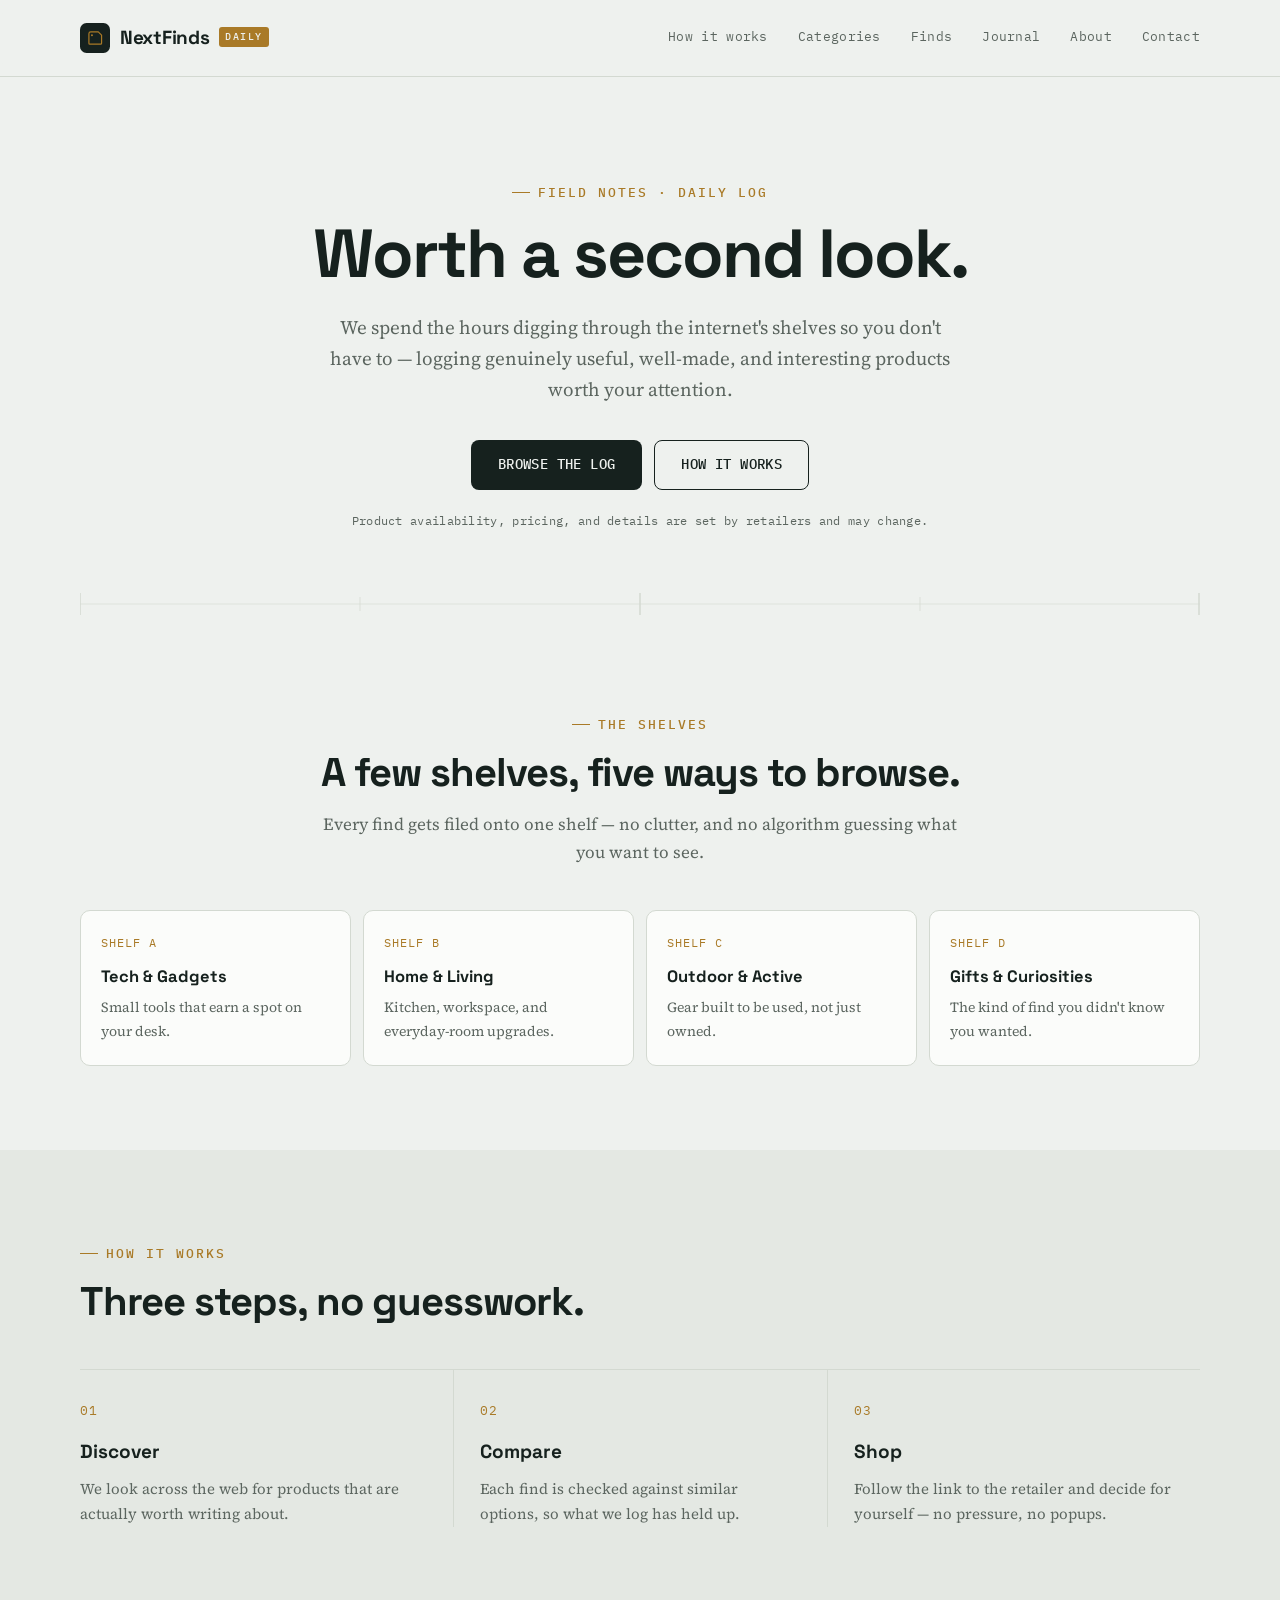
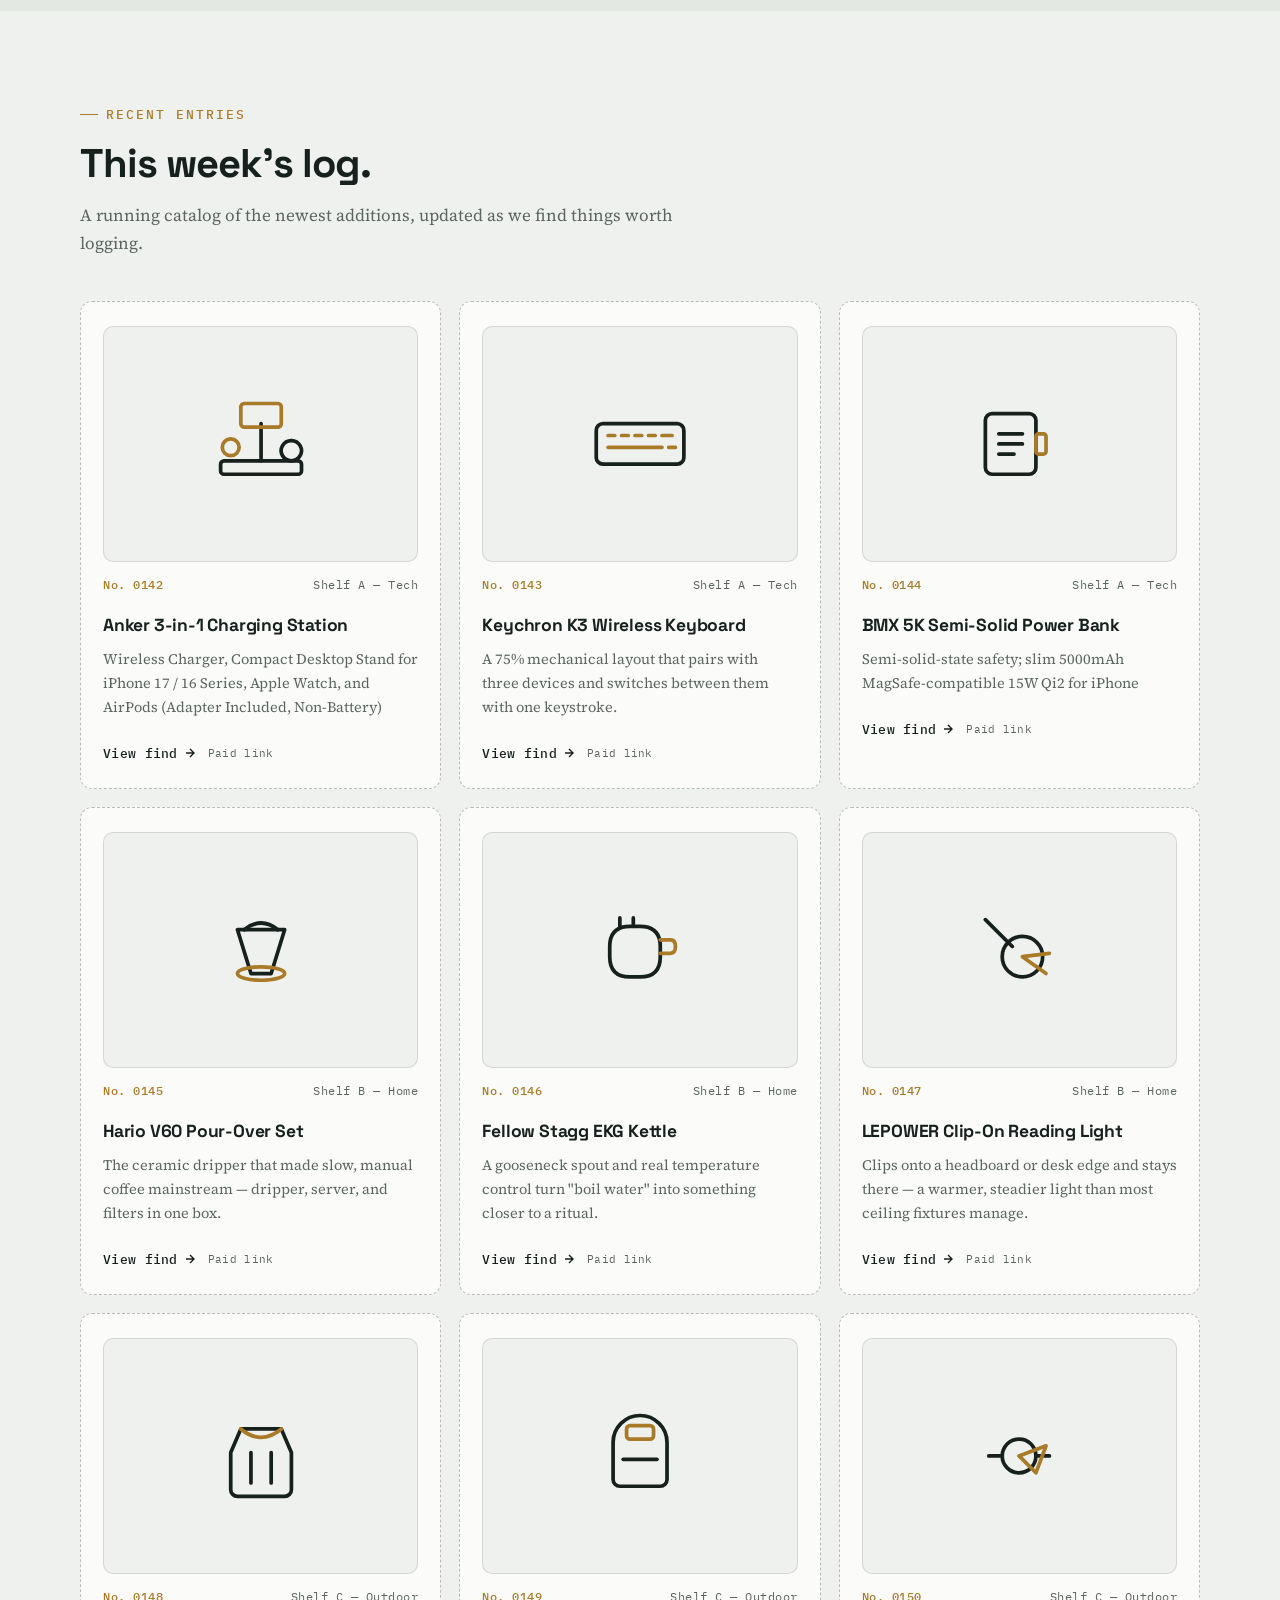
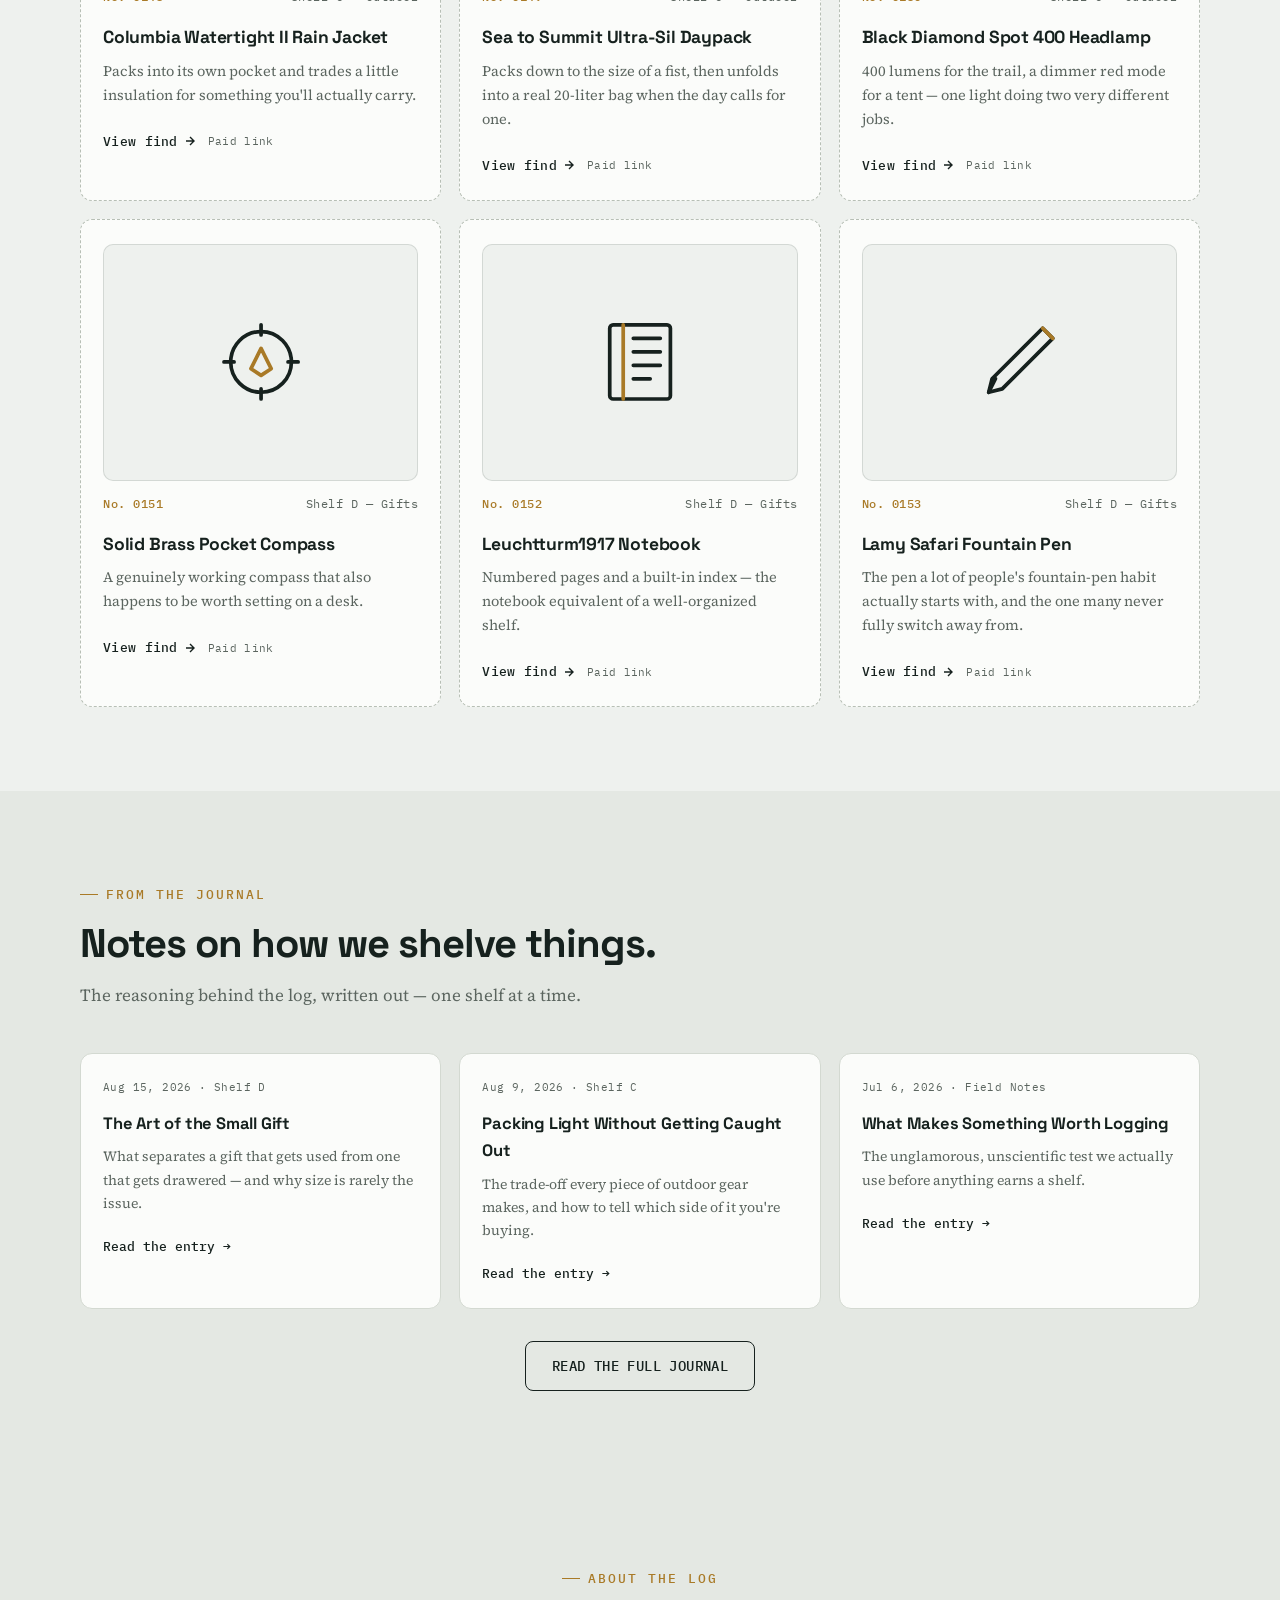
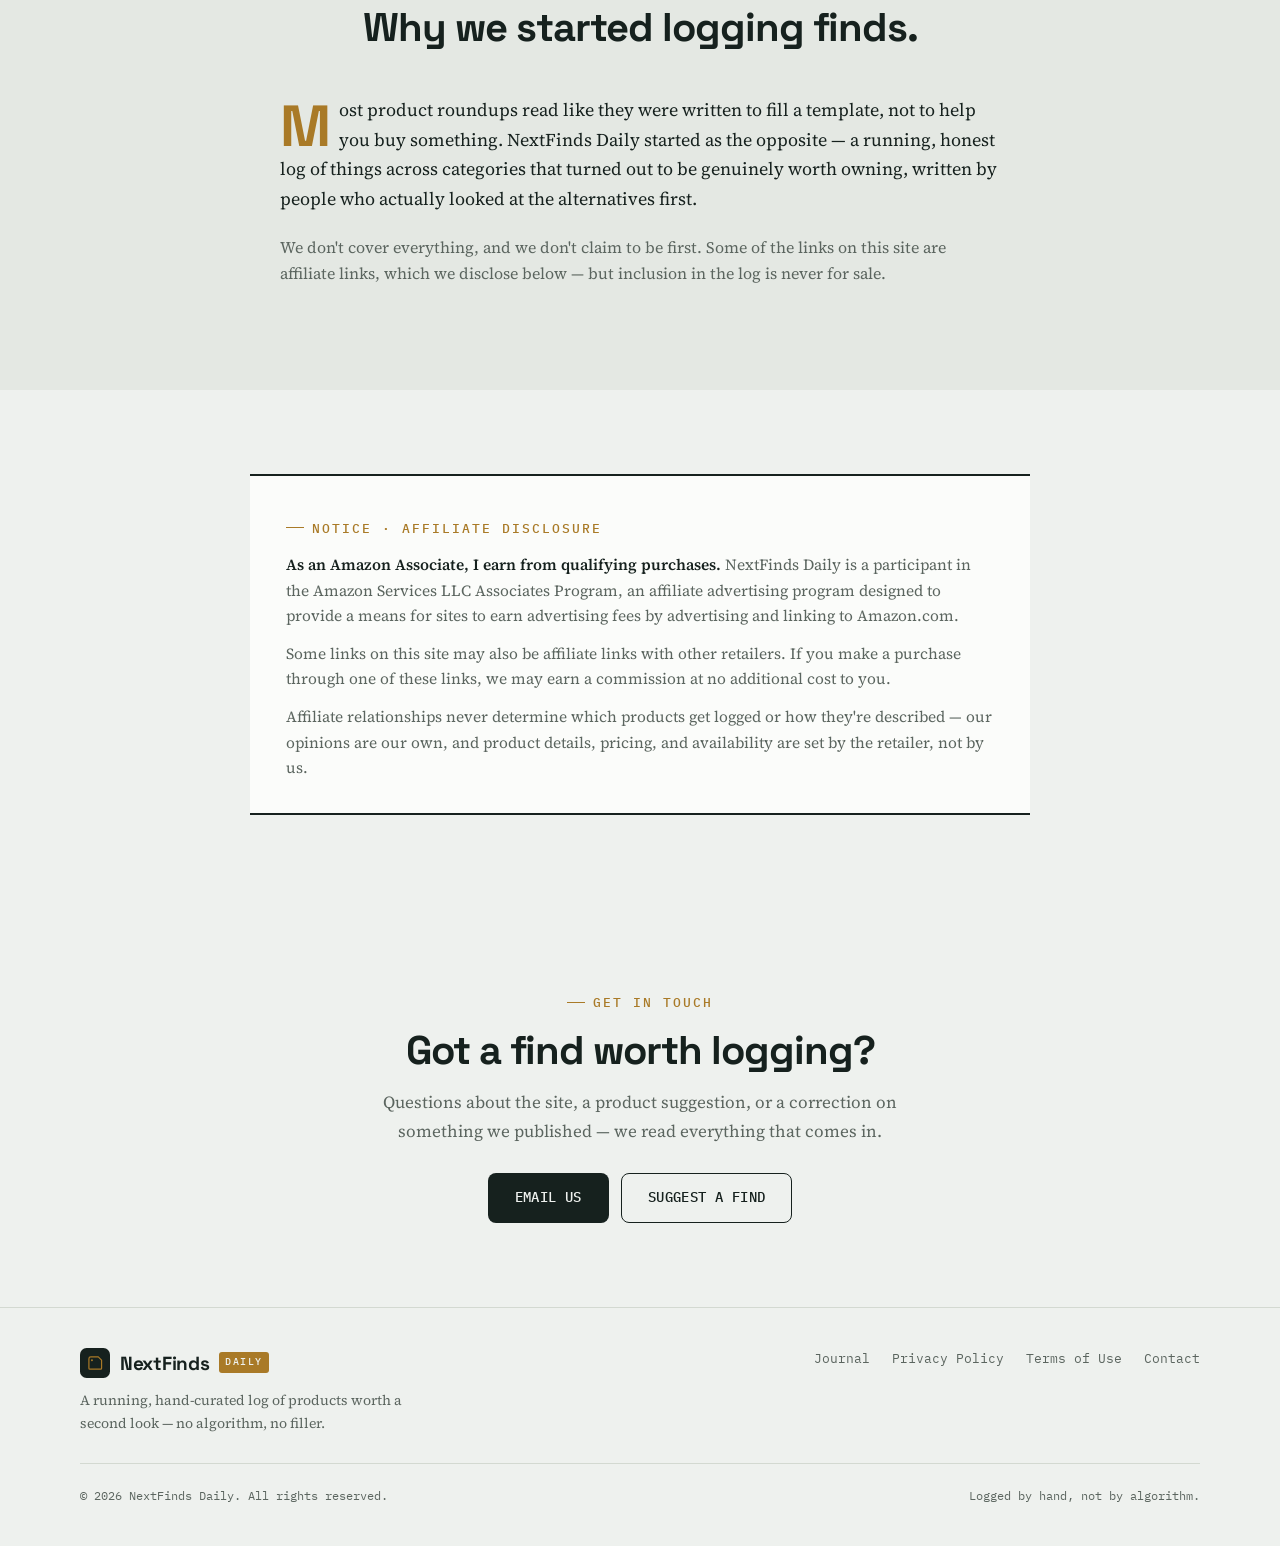
<file: index.html>
<!DOCTYPE html>
<html lang="en" class="no-js">
<head>
    <meta charset="UTF-8">
    <meta name="viewport" content="width=device-width, initial-scale=1.0">

    <title>NextFinds Daily — A Daily Log of Things Worth Finding</title>

    <meta
        name="description"
        content="NextFinds Daily is a hand-curated log of genuinely useful, well-made products across tech, home, outdoor, and everyday categories — no algorithm, just things worth a second look."
    >
    <meta name="robots" content="index, follow">
    <link rel="canonical" href="https://muhamedryad.github.io/nextfinds/">

    <!-- CHANGE SOCIAL PREVIEW DETAILS HERE (and swap in a real og:image once you have one) -->
    <meta property="og:type" content="website">
    <meta property="og:site_name" content="NextFinds Daily">
    <meta property="og:title" content="NextFinds Daily — A Daily Log of Things Worth Finding">
    <meta property="og:description" content="A hand-curated log of genuinely useful, well-made products worth a second look.">
    <meta property="og:url" content="https://muhamedryad.github.io/nextfinds/">
    <meta name="twitter:card" content="summary">
    <meta name="twitter:title" content="NextFinds Daily">
    <meta name="twitter:description" content="A hand-curated log of genuinely useful, well-made products worth a second look.">

    <link rel="icon" type="image/svg+xml" href="favicon.svg">
    <meta name="theme-color" content="#eef1ee">

    <link rel="preconnect" href="https://fonts.googleapis.com">
    <link rel="preconnect" href="https://fonts.gstatic.com" crossorigin>
    <link href="https://fonts.googleapis.com/css2?family=Space+Grotesk:wght@500;700&family=Source+Serif+4:ital,opsz,wght@0,8..60,400;0,8..60,600;1,8..60,500&family=IBM+Plex+Mono:wght@500;600&display=swap" rel="stylesheet">

    <link rel="stylesheet" href="styles.css">

    <style>
        /*
          Placeholder product-icon styling.
          These are NOT real Amazon product photos — hotlinking or scraping
          those would violate Amazon's Associates terms. Swap the <img> or
          <svg class="specimen-icon"> block inside each .specimen-image with
          a real photo once you pull it via SiteStripe or the Product
          Advertising API (see notes at the bottom of this file).
        */
        .specimen-image {
            width: 100%;
            aspect-ratio: 4 / 3;
            border-radius: 10px;
            background: #eef1ee;
            border: 1px solid rgba(22, 33, 30, 0.12);
            display: flex;
            align-items: center;
            justify-content: center;
            margin-bottom: 14px;
            overflow: hidden;
        }
        .specimen-icon {
            width: 46%;
            height: 46%;
        }
        .specimen-icon .icon-line {
            fill: none;
            stroke: #16211e;
            stroke-width: 2.2;
            stroke-linecap: round;
            stroke-linejoin: round;
        }
        .specimen-icon .icon-accent {
            fill: none;
            stroke: #a97a27;
            stroke-width: 2.2;
            stroke-linecap: round;
            stroke-linejoin: round;
        }
    </style>
</head>

<body>

    <a href="#main" class="skip-link">Skip to content</a>

    <!-- =========================
         Header
    ========================== -->

    <header>
        <div class="container navbar">

            <a href="./" class="logo">
                <svg class="logo-mark" viewBox="0 0 64 64" aria-hidden="true">
                    <rect width="64" height="64" rx="14" fill="#16211e"/>
                    <path d="M19 43 V23 Q19 19 23 19 H39 L46 26 V43 Q46 45 44 45 H21 Q19 45 19 43 Z"
                          fill="none" stroke="#a97a27" stroke-width="2.6" stroke-linejoin="round"/>
                    <circle cx="25.5" cy="26" r="2.1" fill="#a97a27"/>
                </svg>
                NextFinds
                <span class="logo-tag">Daily</span>
            </a>

            <nav class="nav-links" aria-label="Primary">
                <a href="#how">How it works</a>
                <a href="#categories">Categories</a>
                <a href="#finds">Finds</a>
                <a href="journal.html">Journal</a>
                <a href="#about">About</a>
                <a href="#contact">Contact</a>
            </nav>

        </div>
    </header>


    <main id="main">

        <!-- =========================
             Hero
        ========================== -->

        <section class="hero">
            <div class="container">

                <div class="hero-content">

                    <div class="eyebrow">Field Notes · Daily Log</div>

                    <h1>Worth a second look.</h1>

                    <p class="lede">
                        We spend the hours digging through the internet's shelves
                        so you don't have to — logging genuinely useful, well-made,
                        and interesting products worth your attention.
                    </p>

                    <div class="hero-actions">
                        <a href="#finds" class="btn btn-primary">Browse the log</a>
                        <a href="#how" class="btn btn-secondary">How it works</a>
                    </div>

                    <div class="hero-note">
                        Product availability, pricing, and details are set by retailers and may change.
                    </div>

                </div>

            </div>
        </section>

        <div class="container">
            <svg class="ruler" viewBox="0 0 1120 34" preserveAspectRatio="none" aria-hidden="true">
                <line x1="0" y1="17" x2="1120" y2="17" stroke="currentColor" stroke-width="1" class="tick-minor"/>
                <g class="tick-major">
                    <line x1="0" y1="6" x2="0" y2="28" stroke-width="1.5"/>
                    <line x1="280" y1="10" x2="280" y2="24" stroke-width="1.2" class="tick-minor"/>
                    <line x1="560" y1="6" x2="560" y2="28" stroke-width="1.5"/>
                    <line x1="840" y1="10" x2="840" y2="24" stroke-width="1.2" class="tick-minor"/>
                    <line x1="1119" y1="6" x2="1119" y2="28" stroke-width="1.5"/>
                </g>
            </svg>
        </div>


        <!-- =========================
             Categories / Shelves
        ========================== -->

        <section id="categories">
            <div class="container">

                <div class="section-header center reveal">
                    <div class="eyebrow">The Shelves</div>
                    <h2 class="section-title">A few shelves, five ways to browse.</h2>
                    <p class="section-description">
                        Every find gets filed onto one shelf — no clutter, and no
                        algorithm guessing what you want to see.
                    </p>
                </div>

                <div class="shelf-row reveal">

                    <!-- SAMPLE SHELVES — rename or add/remove to match what you actually cover -->
                    <a href="#finds" class="shelf-tab">
                        <span class="shelf-letter">SHELF A</span>
                        <h3>Tech &amp; Gadgets</h3>
                        <p>Small tools that earn a spot on your desk.</p>
                    </a>

                    <a href="#finds" class="shelf-tab">
                        <span class="shelf-letter">SHELF B</span>
                        <h3>Home &amp; Living</h3>
                        <p>Kitchen, workspace, and everyday-room upgrades.</p>
                    </a>

                    <a href="#finds" class="shelf-tab">
                        <span class="shelf-letter">SHELF C</span>
                        <h3>Outdoor &amp; Active</h3>
                        <p>Gear built to be used, not just owned.</p>
                    </a>

                    <a href="#finds" class="shelf-tab">
                        <span class="shelf-letter">SHELF D</span>
                        <h3>Gifts &amp; Curiosities</h3>
                        <p>The kind of find you didn't know you wanted.</p>
                    </a>

                </div>

            </div>
        </section>


        <!-- =========================
             How it works
        ========================== -->

        <section id="how" class="section-alt">
            <div class="container">

                <div class="section-header reveal">
                    <div class="eyebrow">How It Works</div>
                    <h2 class="section-title">Three steps, no guesswork.</h2>
                </div>

                <div class="steps reveal">

                    <div class="step">
                        <div class="step-index">01</div>
                        <h3>Discover</h3>
                        <p>We look across the web for products that are actually worth writing about.</p>
                    </div>

                    <div class="step">
                        <div class="step-index">02</div>
                        <h3>Compare</h3>
                        <p>Each find is checked against similar options, so what we log has held up.</p>
                    </div>

                    <div class="step">
                        <div class="step-index">03</div>
                        <h3>Shop</h3>
                        <p>Follow the link to the retailer and decide for yourself — no pressure, no popups.</p>
                    </div>

                </div>

            </div>
        </section>


        <!-- =========================
             Featured finds (specimen cards)
        ========================== -->

        <section id="finds">
            <div class="container">

                <div class="section-header reveal">
                    <div class="eyebrow">Recent Entries</div>
                    <h2 class="section-title">This week's log.</h2>
                    <p class="section-description">
                        A running catalog of the newest additions, updated as we find
                        things worth logging.
                    </p>
                </div>

                <!--
                    Real products with real Amazon URLs (verified via search).
                    These links do NOT yet carry an Amazon Associates tracking
                    tag — once your application is approved, append
                    "?tag=YOUR-ASSOCIATE-ID-20" to each href (or add it as a
                    second query param if the URL already has one) so clicks
                    are attributed to your account. Until then these are
                    plain, working Amazon links — not affiliate links yet.

                    IMAGES: each card below has a .specimen-image block with a
                    stylized placeholder icon (not a real product photo — see
                    the style block in <head> for why). Swap it for a real
                    photo via SiteStripe or the Product Advertising API once
                    you're approved.
                -->

                <div class="finds-grid reveal">

                    <article class="specimen">
                        <div class="specimen-image">
                            <svg class="specimen-icon" viewBox="0 0 64 64" aria-hidden="true">
                                <rect class="icon-line" x="8" y="42" width="48" height="8" rx="2"/>
                                <path class="icon-line" d="M32 42 V20"/>
                                <rect class="icon-accent" x="20" y="8" width="24" height="14" rx="2"/>
                                <circle class="icon-accent" cx="14" cy="34" r="5"/>
                                <path class="icon-line" d="M50 30 a6 6 0 1 1 -0.1 0"/>
                            </svg>
                        </div>
                        <div class="specimen-meta">
                            <span class="specimen-no">No. 0142</span>
                            <span>Shelf A — Tech</span>
                        </div>
                        <h3>Anker 3-in-1 Charging Station</h3>
                        <p>Wireless Charger, Compact Desktop Stand for iPhone 17 / 16 Series, Apple Watch, and AirPods (Adapter Included, Non-Battery)</p>
                        <a href="https://www.amazon.com/dp/B09TT8GZK9" class="specimen-link" target="_blank" rel="nofollow sponsored noopener">
                            View find
                            <svg viewBox="0 0 12 12" fill="none"><path d="M2 6h8M6 2l4 4-4 4" stroke="currentColor" stroke-width="1.4"/></svg>
                        </a>
                        <span class="paid-tag">Paid link</span>
                    </article>

                    <article class="specimen">
                        <div class="specimen-image">
                            <svg class="specimen-icon" viewBox="0 0 64 64" aria-hidden="true">
                                <rect class="icon-line" x="6" y="20" width="52" height="24" rx="4"/>
                                <path class="icon-accent" d="M13 27h4M21 27h4M29 27h4M37 27h4M45 27h6M13 34h32M49 34h4"/>
                            </svg>
                        </div>
                        <div class="specimen-meta">
                            <span class="specimen-no">No. 0143</span>
                            <span>Shelf A — Tech</span>
                        </div>
                        <h3>Keychron K3 Wireless Keyboard</h3>
                        <p>A 75% mechanical layout that pairs with three devices and switches between them with one keystroke.</p>
                        <a href="https://www.amazon.com/Keychron-Ultra-Slim-Wireless-Mechanical-Keyboard/dp/B08LYL2N4S" class="specimen-link" target="_blank" rel="nofollow sponsored noopener">
                            View find
                            <svg viewBox="0 0 12 12" fill="none"><path d="M2 6h8M6 2l4 4-4 4" stroke="currentColor" stroke-width="1.4"/></svg>
                        </a>
                        <span class="paid-tag">Paid link</span>
                    </article>

                    <article class="specimen">
                        <div class="specimen-image">
                            <svg class="specimen-icon" viewBox="0 0 64 64" aria-hidden="true">
                                <rect class="icon-line" x="12" y="14" width="30" height="36" rx="4"/>
                                <rect class="icon-accent" x="42" y="26" width="6" height="12" rx="1.5"/>
                                <path class="icon-line" d="M20 26h14M20 32h14M20 38h9"/>
                            </svg>
                        </div>
                        <div class="specimen-meta">
                            <span class="specimen-no">No. 0144</span>
                            <span>Shelf A — Tech</span>
                        </div>
                        <h3>BMX 5K Semi-Solid Power Bank</h3>
                        <p>Semi-solid-state safety; slim 5000mAh MagSafe-compatible 15W Qi2 for iPhone</p>
                        <a href="https://www.amazon.com/dp/B0GN3KY9JJ/?th=1" class="specimen-link" target="_blank" rel="nofollow sponsored noopener">
                            View find
                            <svg viewBox="0 0 12 12" fill="none"><path d="M2 6h8M6 2l4 4-4 4" stroke="currentColor" stroke-width="1.4"/></svg>
                        </a>
                        <span class="paid-tag">Paid link</span>
                    </article>

                    <article class="specimen">
                        <div class="specimen-image">
                            <svg class="specimen-icon" viewBox="0 0 64 64" aria-hidden="true">
                                <path class="icon-line" d="M18 20 H46 L38 46 H26 Z"/>
                                <ellipse class="icon-accent" cx="32" cy="46" rx="14" ry="4"/>
                                <path class="icon-line" d="M22 20 q10 -8 20 0"/>
                            </svg>
                        </div>
                        <div class="specimen-meta">
                            <span class="specimen-no">No. 0145</span>
                            <span>Shelf B — Home</span>
                        </div>
                        <h3>Hario V60 Pour-Over Set</h3>
                        <p>The ceramic dripper that made slow, manual coffee mainstream — dripper, server, and filters in one box.</p>
                        <a href="https://www.amazon.com/Hario-V60-Ceramic-Dripper-Filters/dp/B01L6OCXAS" class="specimen-link" target="_blank" rel="nofollow sponsored noopener">
                            View find
                            <svg viewBox="0 0 12 12" fill="none"><path d="M2 6h8M6 2l4 4-4 4" stroke="currentColor" stroke-width="1.4"/></svg>
                        </a>
                        <span class="paid-tag">Paid link</span>
                    </article>

                    <article class="specimen">
                        <div class="specimen-image">
                            <svg class="specimen-icon" viewBox="0 0 64 64" aria-hidden="true">
                                <path class="icon-line" d="M14 30 q0 -12 12 -12 h6 q12 0 12 12 v6 q0 12 -12 12 h-6 q-12 0 -12 -12 Z"/>
                                <path class="icon-accent" d="M44 26 h6 q3 0 3 4 t-3 4 h-6"/>
                                <path class="icon-line" d="M20 18 v-5 M28 18 v-5"/>
                            </svg>
                        </div>
                        <div class="specimen-meta">
                            <span class="specimen-no">No. 0146</span>
                            <span>Shelf B — Home</span>
                        </div>
                        <h3>Fellow Stagg EKG Kettle</h3>
                        <p>A gooseneck spout and real temperature control turn "boil water" into something closer to a ritual.</p>
                        <a href="https://www.amazon.com/Fellow-Stagg-Electric-Gooseneck-Kettle/dp/B077JBQZPX" class="specimen-link" target="_blank" rel="nofollow sponsored noopener">
                            View find
                            <svg viewBox="0 0 12 12" fill="none"><path d="M2 6h8M6 2l4 4-4 4" stroke="currentColor" stroke-width="1.4"/></svg>
                        </a>
                        <span class="paid-tag">Paid link</span>
                    </article>

                    <article class="specimen">
                        <div class="specimen-image">
                            <svg class="specimen-icon" viewBox="0 0 64 64" aria-hidden="true">
                                <path class="icon-line" d="M12 14 L28 30"/>
                                <circle class="icon-line" cx="34" cy="36" r="12"/>
                                <path class="icon-accent" d="M34 36 l14 10 M34 36 l16 -2"/>
                            </svg>
                        </div>
                        <div class="specimen-meta">
                            <span class="specimen-no">No. 0147</span>
                            <span>Shelf B — Home</span>
                        </div>
                        <h3>LEPOWER Clip-On Reading Light</h3>
                        <p>Clips onto a headboard or desk edge and stays there — a warmer, steadier light than most ceiling fixtures manage.</p>
                        <a href="https://www.amazon.com/LEPOWER-Reading-Changeable-Headboard-Computers/dp/B016U6ZJGM" class="specimen-link" target="_blank" rel="nofollow sponsored noopener">
                            View find
                            <svg viewBox="0 0 12 12" fill="none"><path d="M2 6h8M6 2l4 4-4 4" stroke="currentColor" stroke-width="1.4"/></svg>
                        </a>
                        <span class="paid-tag">Paid link</span>
                    </article>

                    <article class="specimen">
                        <div class="specimen-image">
                            <svg class="specimen-icon" viewBox="0 0 64 64" aria-hidden="true">
                                <path class="icon-line" d="M20 16 h24 l6 14 v22 a4 4 0 0 1 -4 4 h-28 a4 4 0 0 1 -4 -4 v-22 Z"/>
                                <path class="icon-accent" d="M20 16 q12 10 24 0"/>
                                <path class="icon-line" d="M26 30 v18 M38 30 v18"/>
                            </svg>
                        </div>
                        <div class="specimen-meta">
                            <span class="specimen-no">No. 0148</span>
                            <span>Shelf C — Outdoor</span>
                        </div>
                        <h3>Columbia Watertight II Rain Jacket</h3>
                        <p>Packs into its own pocket and trades a little insulation for something you'll actually carry.</p>
                        <a href="https://www.amazon.com/Columbia-Mens-Watertight-Packable-Jacket/dp/B016P7JZEI" class="specimen-link" target="_blank" rel="nofollow sponsored noopener">
                            View find
                            <svg viewBox="0 0 12 12" fill="none"><path d="M2 6h8M6 2l4 4-4 4" stroke="currentColor" stroke-width="1.4"/></svg>
                        </a>
                        <span class="paid-tag">Paid link</span>
                    </article>

                    <article class="specimen">
                        <div class="specimen-image">
                            <svg class="specimen-icon" viewBox="0 0 64 64" aria-hidden="true">
                                <path class="icon-line" d="M16 24 a16 16 0 0 1 32 0 v22 a4 4 0 0 1 -4 4 h-24 a4 4 0 0 1 -4 -4 Z"/>
                                <rect class="icon-accent" x="24" y="14" width="16" height="8" rx="2"/>
                                <path class="icon-line" d="M22 34 h20"/>
                            </svg>
                        </div>
                        <div class="specimen-meta">
                            <span class="specimen-no">No. 0149</span>
                            <span>Shelf C — Outdoor</span>
                        </div>
                        <h3>Sea to Summit Ultra-Sil Daypack</h3>
                        <p>Packs down to the size of a fist, then unfolds into a real 20-liter bag when the day calls for one.</p>
                        <a href="https://www.amazon.com/Sea-Summit-Ultra-Sil-Pack-20-Liter/dp/B006CG2TZU" class="specimen-link" target="_blank" rel="nofollow sponsored noopener">
                            View find
                            <svg viewBox="0 0 12 12" fill="none"><path d="M2 6h8M6 2l4 4-4 4" stroke="currentColor" stroke-width="1.4"/></svg>
                        </a>
                        <span class="paid-tag">Paid link</span>
                    </article>

                    <article class="specimen">
                        <div class="specimen-image">
                            <svg class="specimen-icon" viewBox="0 0 64 64" aria-hidden="true">
                                <circle class="icon-line" cx="32" cy="32" r="10"/>
                                <path class="icon-line" d="M14 32 h8 M42 32 h8"/>
                                <path class="icon-accent" d="M32 32 l16 -6 -6 16 Z"/>
                            </svg>
                        </div>
                        <div class="specimen-meta">
                            <span class="specimen-no">No. 0150</span>
                            <span>Shelf C — Outdoor</span>
                        </div>
                        <h3>Black Diamond Spot 400 Headlamp</h3>
                        <p>400 lumens for the trail, a dimmer red mode for a tent — one light doing two very different jobs.</p>
                        <a href="https://www.amazon.com/Black-Diamond-Equipment-Headlamp-Graphite/dp/B09NQK2581" class="specimen-link" target="_blank" rel="nofollow sponsored noopener">
                            View find
                            <svg viewBox="0 0 12 12" fill="none"><path d="M2 6h8M6 2l4 4-4 4" stroke="currentColor" stroke-width="1.4"/></svg>
                        </a>
                        <span class="paid-tag">Paid link</span>
                    </article>

                    <article class="specimen">
                        <div class="specimen-image">
                            <svg class="specimen-icon" viewBox="0 0 64 64" aria-hidden="true">
                                <circle class="icon-line" cx="32" cy="32" r="18"/>
                                <path class="icon-accent" d="M32 24 l6 12 -6 4 -6 -4 Z"/>
                                <path class="icon-line" d="M32 10 v6 M32 48 v6 M10 32 h6 M48 32 h6"/>
                            </svg>
                        </div>
                        <div class="specimen-meta">
                            <span class="specimen-no">No. 0151</span>
                            <span>Shelf D — Gifts</span>
                        </div>
                        <h3>Solid Brass Pocket Compass</h3>
                        <p>A genuinely working compass that also happens to be worth setting on a desk.</p>
                        <a href="https://www.amazon.com/Vimal-Nautical-Military-Compass-Materials/dp/B08YZ4N4FM" class="specimen-link" target="_blank" rel="nofollow sponsored noopener">
                            View find
                            <svg viewBox="0 0 12 12" fill="none"><path d="M2 6h8M6 2l4 4-4 4" stroke="currentColor" stroke-width="1.4"/></svg>
                        </a>
                        <span class="paid-tag">Paid link</span>
                    </article>

                    <article class="specimen">
                        <div class="specimen-image">
                            <svg class="specimen-icon" viewBox="0 0 64 64" aria-hidden="true">
                                <rect class="icon-line" x="14" y="10" width="36" height="44" rx="2"/>
                                <path class="icon-accent" d="M22 10 v44"/>
                                <path class="icon-line" d="M28 18 h16 M28 26 h16 M28 34 h16 M28 42 h10"/>
                            </svg>
                        </div>
                        <div class="specimen-meta">
                            <span class="specimen-no">No. 0152</span>
                            <span>Shelf D — Gifts</span>
                        </div>
                        <h3>Leuchtturm1917 Notebook</h3>
                        <p>Numbered pages and a built-in index — the notebook equivalent of a well-organized shelf.</p>
                        <a href="https://www.amazon.com/Leuchtturm1917-Medium-Dotted-Hardcover-Notebook/dp/B002TSIMW4" class="specimen-link" target="_blank" rel="nofollow sponsored noopener">
                            View find
                            <svg viewBox="0 0 12 12" fill="none"><path d="M2 6h8M6 2l4 4-4 4" stroke="currentColor" stroke-width="1.4"/></svg>
                        </a>
                        <span class="paid-tag">Paid link</span>
                    </article>

                    <article class="specimen">
                        <div class="specimen-image">
                            <svg class="specimen-icon" viewBox="0 0 64 64" aria-hidden="true">
                                <path class="icon-line" d="M46 12 L52 18 L22 48 L14 50 L16 42 Z"/>
                                <path class="icon-accent" d="M46 12 L52 18"/>
                                <path class="icon-line" d="M14 50 l4 -8"/>
                            </svg>
                        </div>
                        <div class="specimen-meta">
                            <span class="specimen-no">No. 0153</span>
                            <span>Shelf D — Gifts</span>
                        </div>
                        <h3>Lamy Safari Fountain Pen</h3>
                        <p>The pen a lot of people's fountain-pen habit actually starts with, and the one many never fully switch away from.</p>
                        <a href="https://www.amazon.com/Lamy-Safari-Fountain-Charcoal-L17M/dp/B00133X1V8" class="specimen-link" target="_blank" rel="nofollow sponsored noopener">
                            View find
                            <svg viewBox="0 0 12 12" fill="none"><path d="M2 6h8M6 2l4 4-4 4" stroke="currentColor" stroke-width="1.4"/></svg>
                        </a>
                        <span class="paid-tag">Paid link</span>
                    </article>

                </div>

            </div>
        </section>


        <!-- =========================
             From the Journal
        ========================== -->

        <section class="section-alt">
            <div class="container">

                <div class="section-header reveal">
                    <div class="eyebrow">From The Journal</div>
                    <h2 class="section-title">Notes on how we shelve things.</h2>
                    <p class="section-description">
                        The reasoning behind the log, written out — one shelf at a time.
                    </p>
                </div>

                <div class="finds-grid reveal">

                    <article class="journal-teaser">
                        <div class="journal-teaser-meta">Aug 15, 2026 · Shelf D</div>
                        <h3>The Art of the Small Gift</h3>
                        <p>What separates a gift that gets used from one that gets drawered — and why size is rarely the issue.</p>
                        <a href="the-art-of-the-small-gift.html" class="journal-teaser-link">Read the entry →</a>
                    </article>

                    <article class="journal-teaser">
                        <div class="journal-teaser-meta">Aug 9, 2026 · Shelf C</div>
                        <h3>Packing Light Without Getting Caught Out</h3>
                        <p>The trade-off every piece of outdoor gear makes, and how to tell which side of it you're buying.</p>
                        <a href="packing-light-without-getting-caught-out.html" class="journal-teaser-link">Read the entry →</a>
                    </article>

                    <article class="journal-teaser">
                        <div class="journal-teaser-meta">Jul 6, 2026 · Field Notes</div>
                        <h3>What Makes Something Worth Logging</h3>
                        <p>The unglamorous, unscientific test we actually use before anything earns a shelf.</p>
                        <a href="what-makes-something-worth-logging.html" class="journal-teaser-link">Read the entry →</a>
                    </article>

                </div>

                <div style="margin-top: 32px; text-align: center;" class="reveal">
                    <a href="journal.html" class="btn btn-secondary">Read the full journal</a>
                </div>

            </div>
        </section>


        <!-- =========================
             About
        ========================== -->

        <section id="about" class="section-alt">
            <div class="container">

                <div class="section-header center reveal">
                    <div class="eyebrow">About The Log</div>
                    <h2 class="section-title">Why we started logging finds.</h2>
                </div>

                <div class="about-wrapper reveal">

                    <p class="drop">
                        Most product roundups read like they were written to fill a
                        template, not to help you buy something. NextFinds Daily started
                        as the opposite — a running, honest log of things across
                        categories that turned out to be genuinely worth owning, written
                        by people who actually looked at the alternatives first.
                    </p>

                    <p class="aside">
                        We don't cover everything, and we don't claim to be first.
                        Some of the links on this site are affiliate links, which we
                        disclose below — but inclusion in the log is never for sale.
                    </p>

                </div>

            </div>
        </section>


        <!-- =========================
             Affiliate Disclosure
        ========================== -->

        <section class="disclosure">
            <div class="container">

                <div class="notice-plate reveal">

                    <div class="eyebrow">Notice · Affiliate Disclosure</div>

                    <p>
                        <strong>As an Amazon Associate, I earn from qualifying purchases.</strong>
                        NextFinds Daily is a participant in the Amazon Services LLC
                        Associates Program, an affiliate advertising program designed to
                        provide a means for sites to earn advertising fees by advertising
                        and linking to Amazon.com.
                    </p>

                    <p>
                        Some links on this site may also be affiliate links with other
                        retailers. If you make a purchase through one of these links, we
                        may earn a commission at no additional cost to you.
                    </p>

                    <p>
                        Affiliate relationships never determine which products get
                        logged or how they're described — our opinions are our own, and
                        product details, pricing, and availability are set by the
                        retailer, not by us.
                    </p>

                </div>

            </div>
        </section>


        <!-- =========================
             Contact
        ========================== -->

        <section id="contact" class="contact">
            <div class="container">

                <div class="contact-wrapper reveal">

                    <div class="eyebrow" style="justify-content:center; margin-left:auto; margin-right:auto;">Get In Touch</div>
                    <h2 class="section-title">Got a find worth logging?</h2>

                    <p>
                        Questions about the site, a product suggestion, or a correction
                        on something we published — we read everything that comes in.
                    </p>

                    <div class="contact-actions">
                        <!-- CHANGE EMAIL HERE -->
                        <a href="mailto:mohamedreyadamer@gmail.com" class="btn btn-primary">
                            Email us
                        </a>
                        <a href="mailto:mohamedreyadamer@gmail.com?subject=Find%20suggestion" class="btn btn-secondary">
                            Suggest a find
                        </a>
                    </div>

                </div>

            </div>
        </section>

    </main>


    <!-- =========================
         Footer
    ========================== -->

    <footer>
        <div class="container">

            <div class="footer-top">

                <div>
                    <a href="./" class="logo">
                        <svg class="logo-mark" viewBox="0 0 64 64" aria-hidden="true">
                            <rect width="64" height="64" rx="14" fill="#16211e"/>
                            <path d="M19 43 V23 Q19 19 23 19 H39 L46 26 V43 Q46 45 44 45 H21 Q19 45 19 43 Z"
                                  fill="none" stroke="#a97a27" stroke-width="2.6" stroke-linejoin="round"/>
                            <circle cx="25.5" cy="26" r="2.1" fill="#a97a27"/>
                        </svg>
                        NextFinds
                        <span class="logo-tag">Daily</span>
                    </a>
                    <p class="footer-blurb">
                        A running, hand-curated log of products worth a second look —
                        no algorithm, no filler.
                    </p>
                </div>

                <div class="footer-links">
                    <a href="journal.html">Journal</a>
                    <a href="privacy.html">Privacy Policy</a>
                    <a href="terms.html">Terms of Use</a>
                    <a href="#contact">Contact</a>
                </div>

            </div>

            <div class="footer-bottom">
                <span>&copy; 2026 NextFinds Daily. All rights reserved.</span>
                <span>Logged by hand, not by algorithm.</span>
            </div>

        </div>
    </footer>

    <script src="script.js"></script>
</body>
</html>
</file>
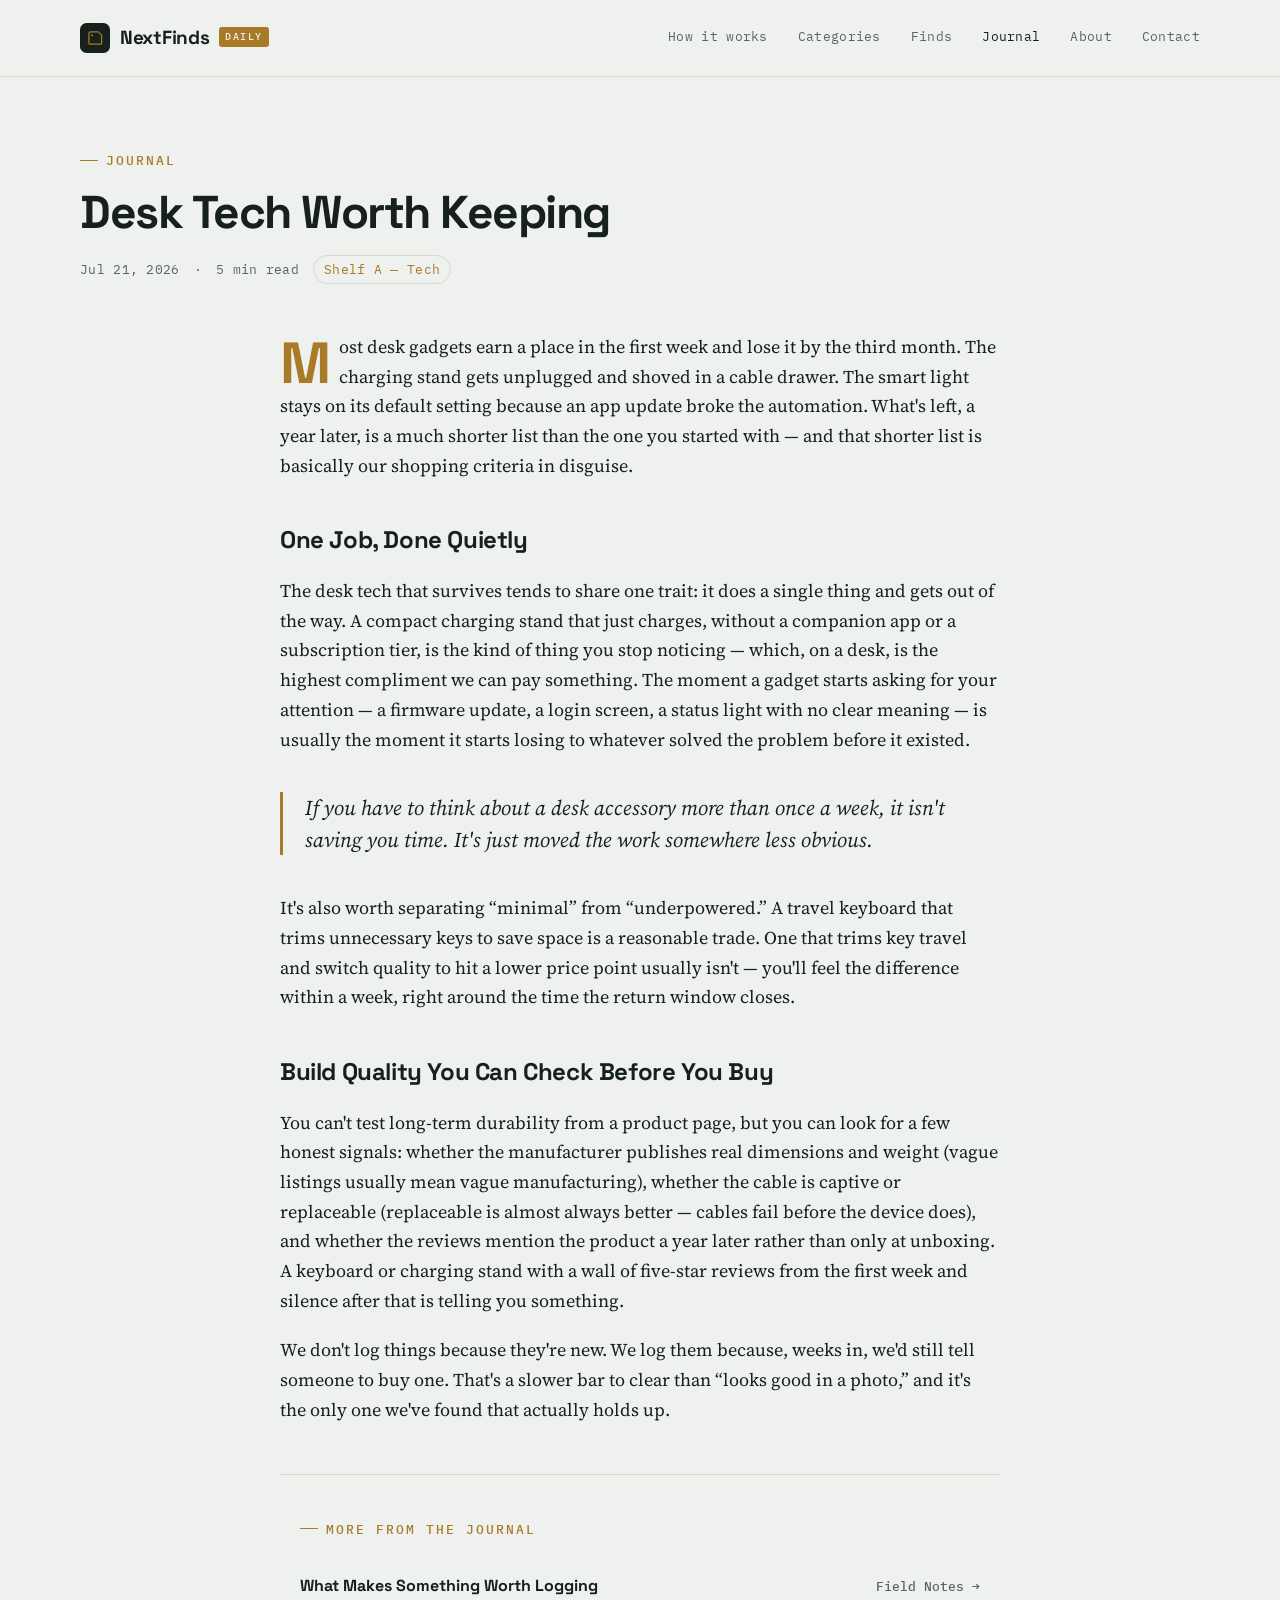
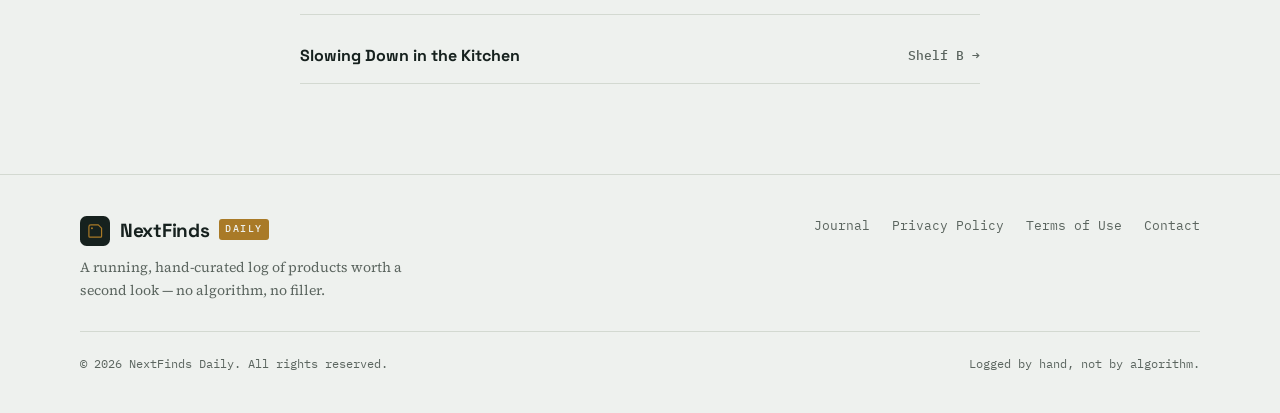
<file: desk-tech-worth-keeping.html>
<!DOCTYPE html>
<html lang="en" class="no-js">
<head>
    <meta charset="UTF-8">
    <meta name="viewport" content="width=device-width, initial-scale=1.0">

    <title>Desk Tech Worth Keeping — NextFinds Daily</title>
    <meta name="description" content="The quiet difference between a gadget you still reach for in a year and one that's already in a drawer.">
    <meta name="robots" content="index, follow">
    <link rel="canonical" href="https://muhamedryad.github.io/nextfinds/desk-tech-worth-keeping.html">

    <meta property="og:type" content="article">
    <meta property="og:site_name" content="NextFinds Daily">
    <meta property="og:title" content="Desk Tech Worth Keeping">
    <meta property="og:description" content="The quiet difference between a gadget you still reach for in a year and one that's already in a drawer.">
    <meta property="og:url" content="https://muhamedryad.github.io/nextfinds/desk-tech-worth-keeping.html">

    <link rel="icon" type="image/svg+xml" href="favicon.svg">
    <meta name="theme-color" content="#eef1ee">

    <link rel="preconnect" href="https://fonts.googleapis.com">
    <link rel="preconnect" href="https://fonts.gstatic.com" crossorigin>
    <link href="https://fonts.googleapis.com/css2?family=Space+Grotesk:wght@500;700&family=Source+Serif+4:ital,opsz,wght@0,8..60,400;0,8..60,600;1,8..60,500&family=IBM+Plex+Mono:wght@500;600&display=swap" rel="stylesheet">

    <link rel="stylesheet" href="styles.css">
</head>

<body>

    <a href="#main" class="skip-link">Skip to content</a>

    <header>
        <div class="container navbar">

            <a href="./" class="logo">
                <svg class="logo-mark" viewBox="0 0 64 64" aria-hidden="true">
                    <rect width="64" height="64" rx="14" fill="#16211e"/>
                    <path d="M19 43 V23 Q19 19 23 19 H39 L46 26 V43 Q46 45 44 45 H21 Q19 45 19 43 Z"
                          fill="none" stroke="#a97a27" stroke-width="2.6" stroke-linejoin="round"/>
                    <circle cx="25.5" cy="26" r="2.1" fill="#a97a27"/>
                </svg>
                NextFinds
                <span class="logo-tag">Daily</span>
            </a>

            <nav class="nav-links" aria-label="Primary">
                <a href="index.html#how">How it works</a>
                <a href="index.html#categories">Categories</a>
                <a href="index.html#finds">Finds</a>
                <a href="journal.html" class="active">Journal</a>
                <a href="index.html#about">About</a>
                <a href="index.html#contact">Contact</a>
            </nav>

        </div>
    </header>

    <main id="main">

        <section class="post-hero">
            <div class="container">
                <div class="eyebrow">Journal</div>
                <h1>Desk Tech Worth Keeping</h1>
                <div class="post-meta">
                    <span>Jul 21, 2026</span>
                    <span>·</span>
                    <span>5 min read</span>
                    <span class="shelf-pill">Shelf A — Tech</span>
                </div>
            </div>
        </section>

        <article class="post-body">

            <p class="drop">
                Most desk gadgets earn a place in the first week and lose it by
                the third month. The charging stand gets unplugged and shoved in
                a cable drawer. The smart light stays on its default setting
                because an app update broke the automation. What's left, a year
                later, is a much shorter list than the one you started with — and
                that shorter list is basically our shopping criteria in disguise.
            </p>

            <h2>One Job, Done Quietly</h2>

            <p>
                The desk tech that survives tends to share one trait: it does a
                single thing and gets out of the way. A compact charging stand
                that just charges, without a companion app or a subscription
                tier, is the kind of thing you stop noticing — which, on a desk,
                is the highest compliment we can pay something. The moment a
                gadget starts asking for your attention — a firmware update, a
                login screen, a status light with no clear meaning — is usually
                the moment it starts losing to whatever solved the problem before
                it existed.
            </p>

            <blockquote class="pull-quote">
                If you have to think about a desk accessory more than once a
                week, it isn't saving you time. It's just moved the work
                somewhere less obvious.
            </blockquote>

            <p>
                It's also worth separating &ldquo;minimal&rdquo; from
                &ldquo;underpowered.&rdquo; A travel keyboard that trims
                unnecessary keys to save space is a reasonable trade. One that
                trims key travel and switch quality to hit a lower price point
                usually isn't — you'll feel the difference within a week, right
                around the time the return window closes.
            </p>

            <h2>Build Quality You Can Check Before You Buy</h2>

            <p>
                You can't test long-term durability from a product page, but you
                can look for a few honest signals: whether the manufacturer
                publishes real dimensions and weight (vague listings usually mean
                vague manufacturing), whether the cable is captive or
                replaceable (replaceable is almost always better — cables fail
                before the device does), and whether the reviews mention the
                product a year later rather than only at unboxing. A keyboard or
                charging stand with a wall of five-star reviews from the first
                week and silence after that is telling you something.
            </p>

            <p>
                We don't log things because they're new. We log them because,
                weeks in, we'd still tell someone to buy one. That's a slower bar
                to clear than &ldquo;looks good in a photo,&rdquo; and it's the
                only one we've found that actually holds up.
            </p>

        </article>

        <div class="post-more">
            <div class="container" style="padding:0;">
                <div class="eyebrow">More From The Journal</div>
                <div class="post-more-links">
                    <a href="what-makes-something-worth-logging.html">
                        What Makes Something Worth Logging
                        <span class="arrow">Field Notes →</span>
                    </a>
                    <a href="slowing-down-in-the-kitchen.html">
                        Slowing Down in the Kitchen
                        <span class="arrow">Shelf B →</span>
                    </a>
                </div>
            </div>
        </div>

    </main>

    <footer>
        <div class="container">

            <div class="footer-top">
                <div>
                    <a href="./" class="logo">
                        <svg class="logo-mark" viewBox="0 0 64 64" aria-hidden="true">
                            <rect width="64" height="64" rx="14" fill="#16211e"/>
                            <path d="M19 43 V23 Q19 19 23 19 H39 L46 26 V43 Q46 45 44 45 H21 Q19 45 19 43 Z"
                                  fill="none" stroke="#a97a27" stroke-width="2.6" stroke-linejoin="round"/>
                            <circle cx="25.5" cy="26" r="2.1" fill="#a97a27"/>
                        </svg>
                        NextFinds
                        <span class="logo-tag">Daily</span>
                    </a>
                    <p class="footer-blurb">
                        A running, hand-curated log of products worth a second look —
                        no algorithm, no filler.
                    </p>
                </div>

                <div class="footer-links">
                    <a href="journal.html">Journal</a>
                    <a href="privacy.html">Privacy Policy</a>
                    <a href="terms.html">Terms of Use</a>
                    <a href="index.html#contact">Contact</a>
                </div>
            </div>

            <div class="footer-bottom">
                <span>&copy; 2026 NextFinds Daily. All rights reserved.</span>
                <span>Logged by hand, not by algorithm.</span>
            </div>

        </div>
    </footer>

    <script src="script.js"></script>
</body>
</html>
</file>
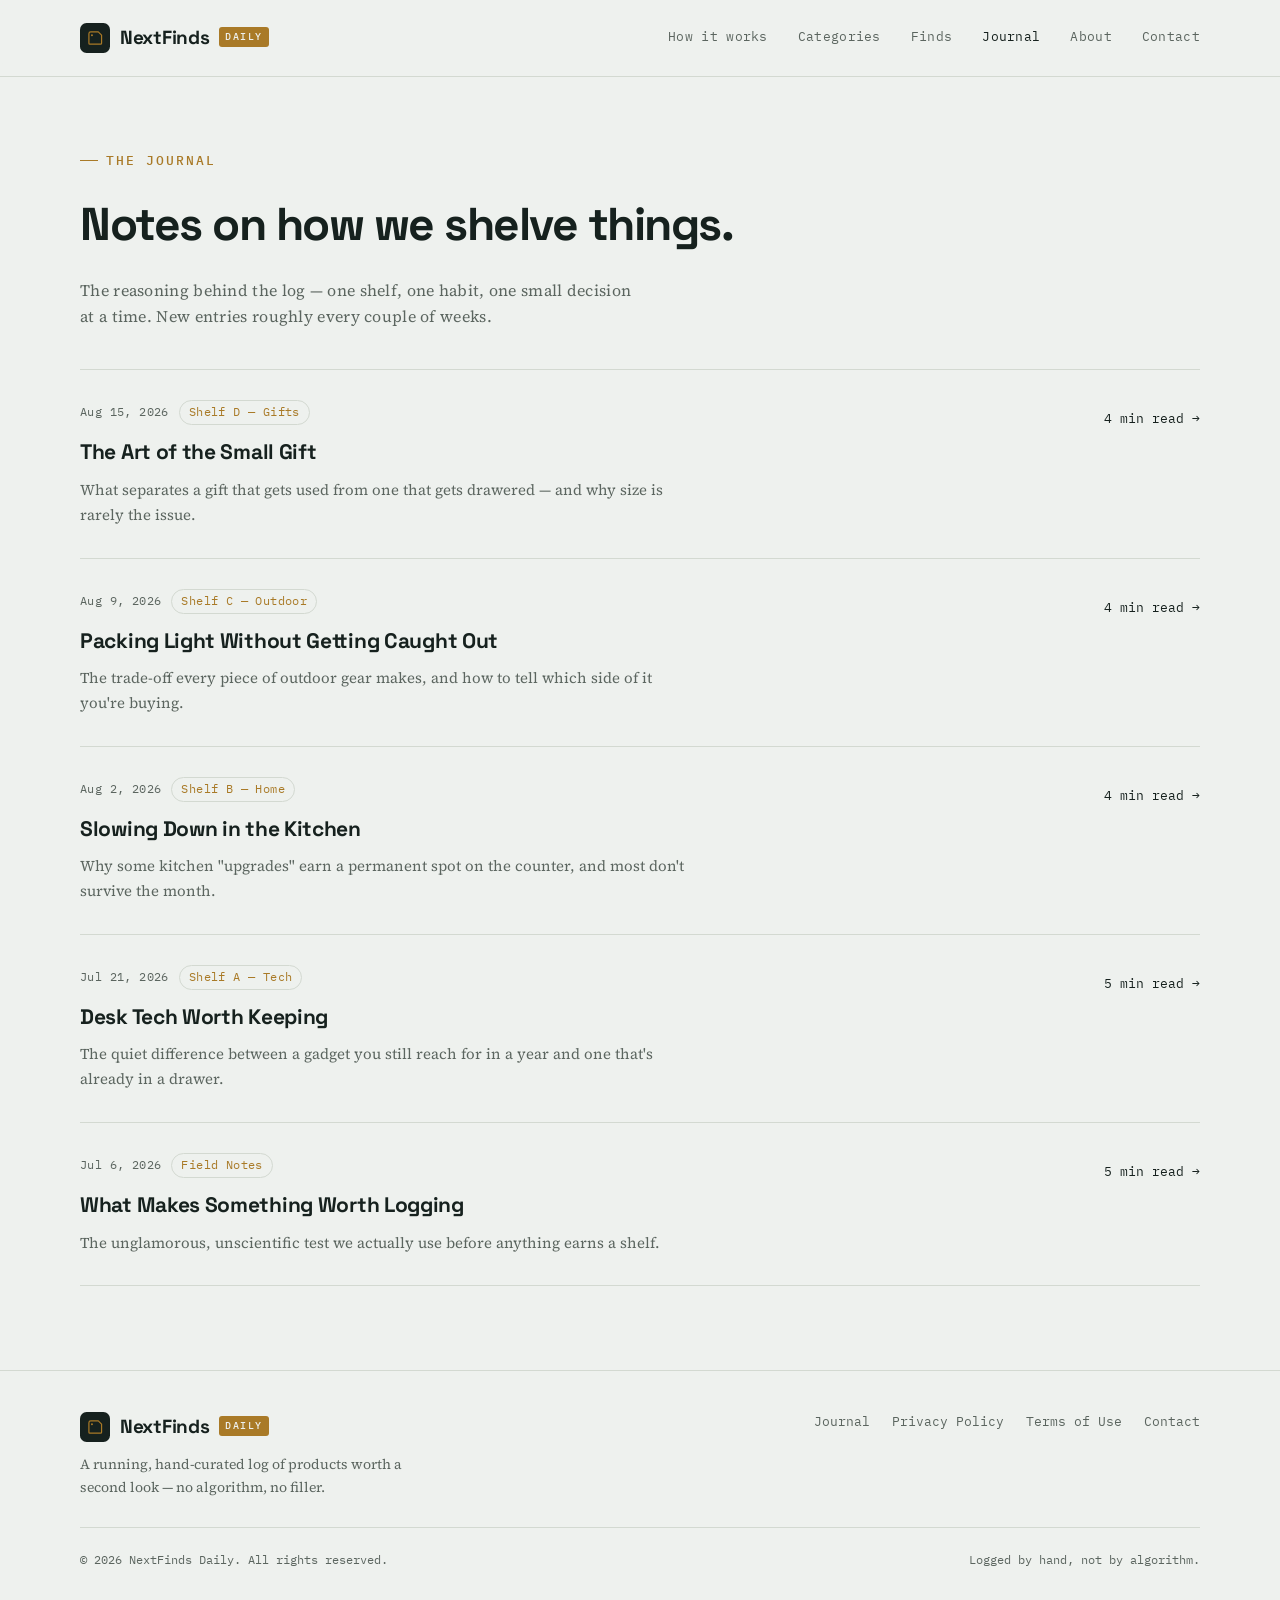
<file: journal.html>
<!DOCTYPE html>
<html lang="en" class="no-js">
<head>
    <meta charset="UTF-8">
    <meta name="viewport" content="width=device-width, initial-scale=1.0">

    <title>The Journal — NextFinds Daily</title>
    <meta name="description" content="Notes on how we shelve things — the reasoning behind NextFinds Daily's log, one category at a time.">
    <meta name="robots" content="index, follow">
    <link rel="canonical" href="https://muhamedryad.github.io/nextfinds/journal.html">

    <meta property="og:type" content="website">
    <meta property="og:site_name" content="NextFinds Daily">
    <meta property="og:title" content="The Journal — NextFinds Daily">
    <meta property="og:description" content="Notes on how we shelve things — the reasoning behind the log, one category at a time.">
    <meta property="og:url" content="https://muhamedryad.github.io/nextfinds/journal.html">

    <link rel="icon" type="image/svg+xml" href="favicon.svg">
    <meta name="theme-color" content="#eef1ee">

    <link rel="preconnect" href="https://fonts.googleapis.com">
    <link rel="preconnect" href="https://fonts.gstatic.com" crossorigin>
    <link href="https://fonts.googleapis.com/css2?family=Space+Grotesk:wght@500;700&family=Source+Serif+4:ital,opsz,wght@0,8..60,400;0,8..60,600;1,8..60,500&family=IBM+Plex+Mono:wght@500;600&display=swap" rel="stylesheet">

    <link rel="stylesheet" href="styles.css">
</head>

<body>

    <a href="#main" class="skip-link">Skip to content</a>

    <header>
        <div class="container navbar">

            <a href="./" class="logo">
                <svg class="logo-mark" viewBox="0 0 64 64" aria-hidden="true">
                    <rect width="64" height="64" rx="14" fill="#16211e"/>
                    <path d="M19 43 V23 Q19 19 23 19 H39 L46 26 V43 Q46 45 44 45 H21 Q19 45 19 43 Z"
                          fill="none" stroke="#a97a27" stroke-width="2.6" stroke-linejoin="round"/>
                    <circle cx="25.5" cy="26" r="2.1" fill="#a97a27"/>
                </svg>
                NextFinds
                <span class="logo-tag">Daily</span>
            </a>

            <nav class="nav-links" aria-label="Primary">
                <a href="index.html#how">How it works</a>
                <a href="index.html#categories">Categories</a>
                <a href="index.html#finds">Finds</a>
                <a href="journal.html" class="active">Journal</a>
                <a href="index.html#about">About</a>
                <a href="index.html#contact">Contact</a>
            </nav>

        </div>
    </header>

    <main id="main">

        <section class="legal-hero">
            <div class="container">
                <div class="eyebrow">The Journal</div>
                <h1>Notes on how we shelve things.</h1>
                <p class="legal-updated" style="max-width:560px; font-family: var(--font-body); font-size:16px; color:var(--stone); margin-top:14px;">
                    The reasoning behind the log — one shelf, one habit, one small
                    decision at a time. New entries roughly every couple of weeks.
                </p>
            </div>
        </section>

        <section style="padding-top:0;">
            <div class="container">

                <div class="journal-list reveal">

                    <a href="the-art-of-the-small-gift.html" class="journal-item">
                        <div class="journal-item-body">
                            <div class="journal-item-meta">
                                <span>Aug 15, 2026</span>
                                <span class="shelf-pill">Shelf D — Gifts</span>
                            </div>
                            <h3>The Art of the Small Gift</h3>
                            <p>What separates a gift that gets used from one that gets drawered — and why size is rarely the issue.</p>
                        </div>
                        <span class="journal-item-arrow">4 min read →</span>
                    </a>

                    <a href="packing-light-without-getting-caught-out.html" class="journal-item">
                        <div class="journal-item-body">
                            <div class="journal-item-meta">
                                <span>Aug 9, 2026</span>
                                <span class="shelf-pill">Shelf C — Outdoor</span>
                            </div>
                            <h3>Packing Light Without Getting Caught Out</h3>
                            <p>The trade-off every piece of outdoor gear makes, and how to tell which side of it you're buying.</p>
                        </div>
                        <span class="journal-item-arrow">4 min read →</span>
                    </a>

                    <a href="slowing-down-in-the-kitchen.html" class="journal-item">
                        <div class="journal-item-body">
                            <div class="journal-item-meta">
                                <span>Aug 2, 2026</span>
                                <span class="shelf-pill">Shelf B — Home</span>
                            </div>
                            <h3>Slowing Down in the Kitchen</h3>
                            <p>Why some kitchen "upgrades" earn a permanent spot on the counter, and most don't survive the month.</p>
                        </div>
                        <span class="journal-item-arrow">4 min read →</span>
                    </a>

                    <a href="desk-tech-worth-keeping.html" class="journal-item">
                        <div class="journal-item-body">
                            <div class="journal-item-meta">
                                <span>Jul 21, 2026</span>
                                <span class="shelf-pill">Shelf A — Tech</span>
                            </div>
                            <h3>Desk Tech Worth Keeping</h3>
                            <p>The quiet difference between a gadget you still reach for in a year and one that's already in a drawer.</p>
                        </div>
                        <span class="journal-item-arrow">5 min read →</span>
                    </a>

                    <a href="what-makes-something-worth-logging.html" class="journal-item">
                        <div class="journal-item-body">
                            <div class="journal-item-meta">
                                <span>Jul 6, 2026</span>
                                <span class="shelf-pill">Field Notes</span>
                            </div>
                            <h3>What Makes Something Worth Logging</h3>
                            <p>The unglamorous, unscientific test we actually use before anything earns a shelf.</p>
                        </div>
                        <span class="journal-item-arrow">5 min read →</span>
                    </a>

                </div>

            </div>
        </section>

    </main>

    <footer>
        <div class="container">

            <div class="footer-top">
                <div>
                    <a href="./" class="logo">
                        <svg class="logo-mark" viewBox="0 0 64 64" aria-hidden="true">
                            <rect width="64" height="64" rx="14" fill="#16211e"/>
                            <path d="M19 43 V23 Q19 19 23 19 H39 L46 26 V43 Q46 45 44 45 H21 Q19 45 19 43 Z"
                                  fill="none" stroke="#a97a27" stroke-width="2.6" stroke-linejoin="round"/>
                            <circle cx="25.5" cy="26" r="2.1" fill="#a97a27"/>
                        </svg>
                        NextFinds
                        <span class="logo-tag">Daily</span>
                    </a>
                    <p class="footer-blurb">
                        A running, hand-curated log of products worth a second look —
                        no algorithm, no filler.
                    </p>
                </div>

                <div class="footer-links">
                    <a href="journal.html">Journal</a>
                    <a href="privacy.html">Privacy Policy</a>
                    <a href="terms.html">Terms of Use</a>
                    <a href="index.html#contact">Contact</a>
                </div>
            </div>

            <div class="footer-bottom">
                <span>&copy; 2026 NextFinds Daily. All rights reserved.</span>
                <span>Logged by hand, not by algorithm.</span>
            </div>

        </div>
    </footer>

    <script src="script.js"></script>
</body>
</html>
</file>
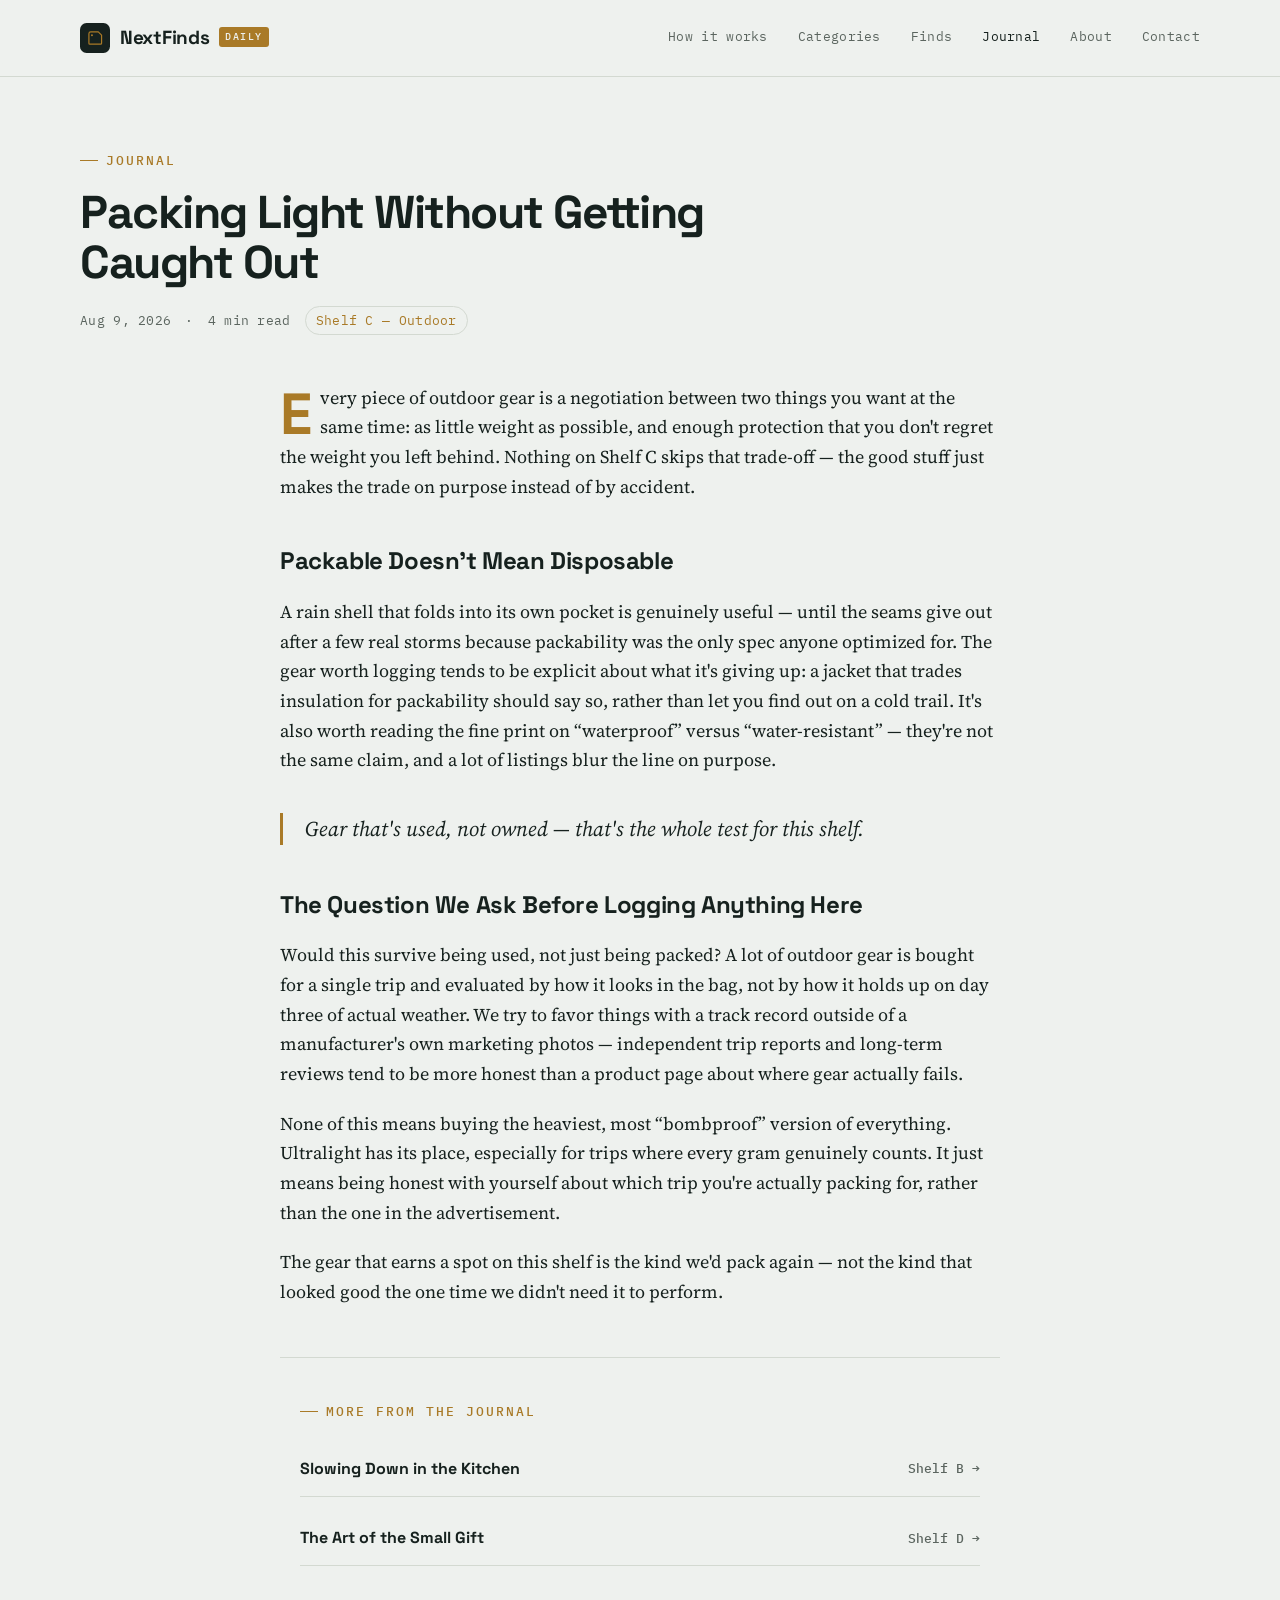
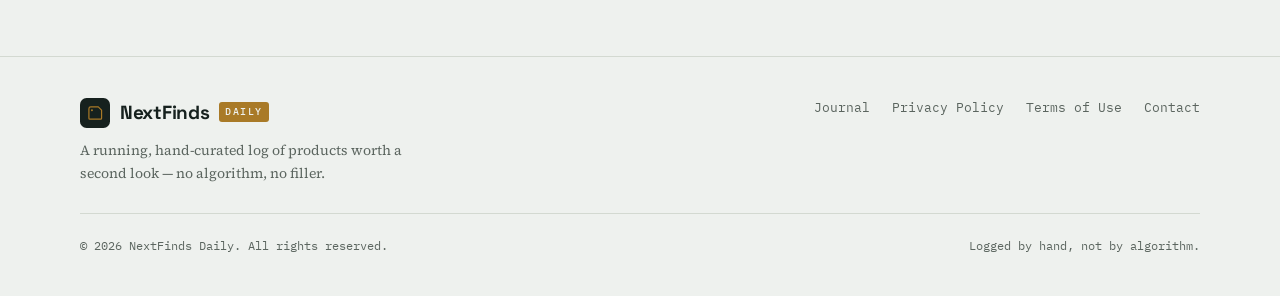
<file: packing-light-without-getting-caught-out.html>
<!DOCTYPE html>
<html lang="en" class="no-js">
<head>
    <meta charset="UTF-8">
    <meta name="viewport" content="width=device-width, initial-scale=1.0">

    <title>Packing Light Without Getting Caught Out — NextFinds Daily</title>
    <meta name="description" content="The trade-off every piece of outdoor gear makes, and how to tell which side of it you're buying.">
    <meta name="robots" content="index, follow">
    <link rel="canonical" href="https://muhamedryad.github.io/nextfinds/packing-light-without-getting-caught-out.html">

    <meta property="og:type" content="article">
    <meta property="og:site_name" content="NextFinds Daily">
    <meta property="og:title" content="Packing Light Without Getting Caught Out">
    <meta property="og:description" content="The trade-off every piece of outdoor gear makes, and how to tell which side of it you're buying.">
    <meta property="og:url" content="https://muhamedryad.github.io/nextfinds/packing-light-without-getting-caught-out.html">

    <link rel="icon" type="image/svg+xml" href="favicon.svg">
    <meta name="theme-color" content="#eef1ee">

    <link rel="preconnect" href="https://fonts.googleapis.com">
    <link rel="preconnect" href="https://fonts.gstatic.com" crossorigin>
    <link href="https://fonts.googleapis.com/css2?family=Space+Grotesk:wght@500;700&family=Source+Serif+4:ital,opsz,wght@0,8..60,400;0,8..60,600;1,8..60,500&family=IBM+Plex+Mono:wght@500;600&display=swap" rel="stylesheet">

    <link rel="stylesheet" href="styles.css">
</head>

<body>

    <a href="#main" class="skip-link">Skip to content</a>

    <header>
        <div class="container navbar">

            <a href="./" class="logo">
                <svg class="logo-mark" viewBox="0 0 64 64" aria-hidden="true">
                    <rect width="64" height="64" rx="14" fill="#16211e"/>
                    <path d="M19 43 V23 Q19 19 23 19 H39 L46 26 V43 Q46 45 44 45 H21 Q19 45 19 43 Z"
                          fill="none" stroke="#a97a27" stroke-width="2.6" stroke-linejoin="round"/>
                    <circle cx="25.5" cy="26" r="2.1" fill="#a97a27"/>
                </svg>
                NextFinds
                <span class="logo-tag">Daily</span>
            </a>

            <nav class="nav-links" aria-label="Primary">
                <a href="index.html#how">How it works</a>
                <a href="index.html#categories">Categories</a>
                <a href="index.html#finds">Finds</a>
                <a href="journal.html" class="active">Journal</a>
                <a href="index.html#about">About</a>
                <a href="index.html#contact">Contact</a>
            </nav>

        </div>
    </header>

    <main id="main">

        <section class="post-hero">
            <div class="container">
                <div class="eyebrow">Journal</div>
                <h1>Packing Light Without Getting Caught Out</h1>
                <div class="post-meta">
                    <span>Aug 9, 2026</span>
                    <span>·</span>
                    <span>4 min read</span>
                    <span class="shelf-pill">Shelf C — Outdoor</span>
                </div>
            </div>
        </section>

        <article class="post-body">

            <p class="drop">
                Every piece of outdoor gear is a negotiation between two things
                you want at the same time: as little weight as possible, and
                enough protection that you don't regret the weight you left
                behind. Nothing on Shelf C skips that trade-off — the good stuff
                just makes the trade on purpose instead of by accident.
            </p>

            <h2>Packable Doesn't Mean Disposable</h2>

            <p>
                A rain shell that folds into its own pocket is genuinely useful
                — until the seams give out after a few real storms because
                packability was the only spec anyone optimized for. The gear
                worth logging tends to be explicit about what it's giving up: a
                jacket that trades insulation for packability should say so,
                rather than let you find out on a cold trail. It's also worth
                reading the fine print on &ldquo;waterproof&rdquo; versus
                &ldquo;water-resistant&rdquo; — they're not the same claim, and a
                lot of listings blur the line on purpose.
            </p>

            <blockquote class="pull-quote">
                Gear that's used, not owned — that's the whole test for this
                shelf.
            </blockquote>

            <h2>The Question We Ask Before Logging Anything Here</h2>

            <p>
                Would this survive being used, not just being packed? A lot of
                outdoor gear is bought for a single trip and evaluated by how it
                looks in the bag, not by how it holds up on day three of actual
                weather. We try to favor things with a track record outside of a
                manufacturer's own marketing photos — independent trip reports
                and long-term reviews tend to be more honest than a product page
                about where gear actually fails.
            </p>

            <p>
                None of this means buying the heaviest, most
                &ldquo;bombproof&rdquo; version of everything. Ultralight has its
                place, especially for trips where every gram genuinely counts.
                It just means being honest with yourself about which trip you're
                actually packing for, rather than the one in the advertisement.
            </p>

            <p>
                The gear that earns a spot on this shelf is the kind we'd pack
                again — not the kind that looked good the one time we didn't
                need it to perform.
            </p>

        </article>

        <div class="post-more">
            <div class="container" style="padding:0;">
                <div class="eyebrow">More From The Journal</div>
                <div class="post-more-links">
                    <a href="slowing-down-in-the-kitchen.html">
                        Slowing Down in the Kitchen
                        <span class="arrow">Shelf B →</span>
                    </a>
                    <a href="the-art-of-the-small-gift.html">
                        The Art of the Small Gift
                        <span class="arrow">Shelf D →</span>
                    </a>
                </div>
            </div>
        </div>

    </main>

    <footer>
        <div class="container">

            <div class="footer-top">
                <div>
                    <a href="./" class="logo">
                        <svg class="logo-mark" viewBox="0 0 64 64" aria-hidden="true">
                            <rect width="64" height="64" rx="14" fill="#16211e"/>
                            <path d="M19 43 V23 Q19 19 23 19 H39 L46 26 V43 Q46 45 44 45 H21 Q19 45 19 43 Z"
                                  fill="none" stroke="#a97a27" stroke-width="2.6" stroke-linejoin="round"/>
                            <circle cx="25.5" cy="26" r="2.1" fill="#a97a27"/>
                        </svg>
                        NextFinds
                        <span class="logo-tag">Daily</span>
                    </a>
                    <p class="footer-blurb">
                        A running, hand-curated log of products worth a second look —
                        no algorithm, no filler.
                    </p>
                </div>

                <div class="footer-links">
                    <a href="journal.html">Journal</a>
                    <a href="privacy.html">Privacy Policy</a>
                    <a href="terms.html">Terms of Use</a>
                    <a href="index.html#contact">Contact</a>
                </div>
            </div>

            <div class="footer-bottom">
                <span>&copy; 2026 NextFinds Daily. All rights reserved.</span>
                <span>Logged by hand, not by algorithm.</span>
            </div>

        </div>
    </footer>

    <script src="script.js"></script>
</body>
</html>
</file>
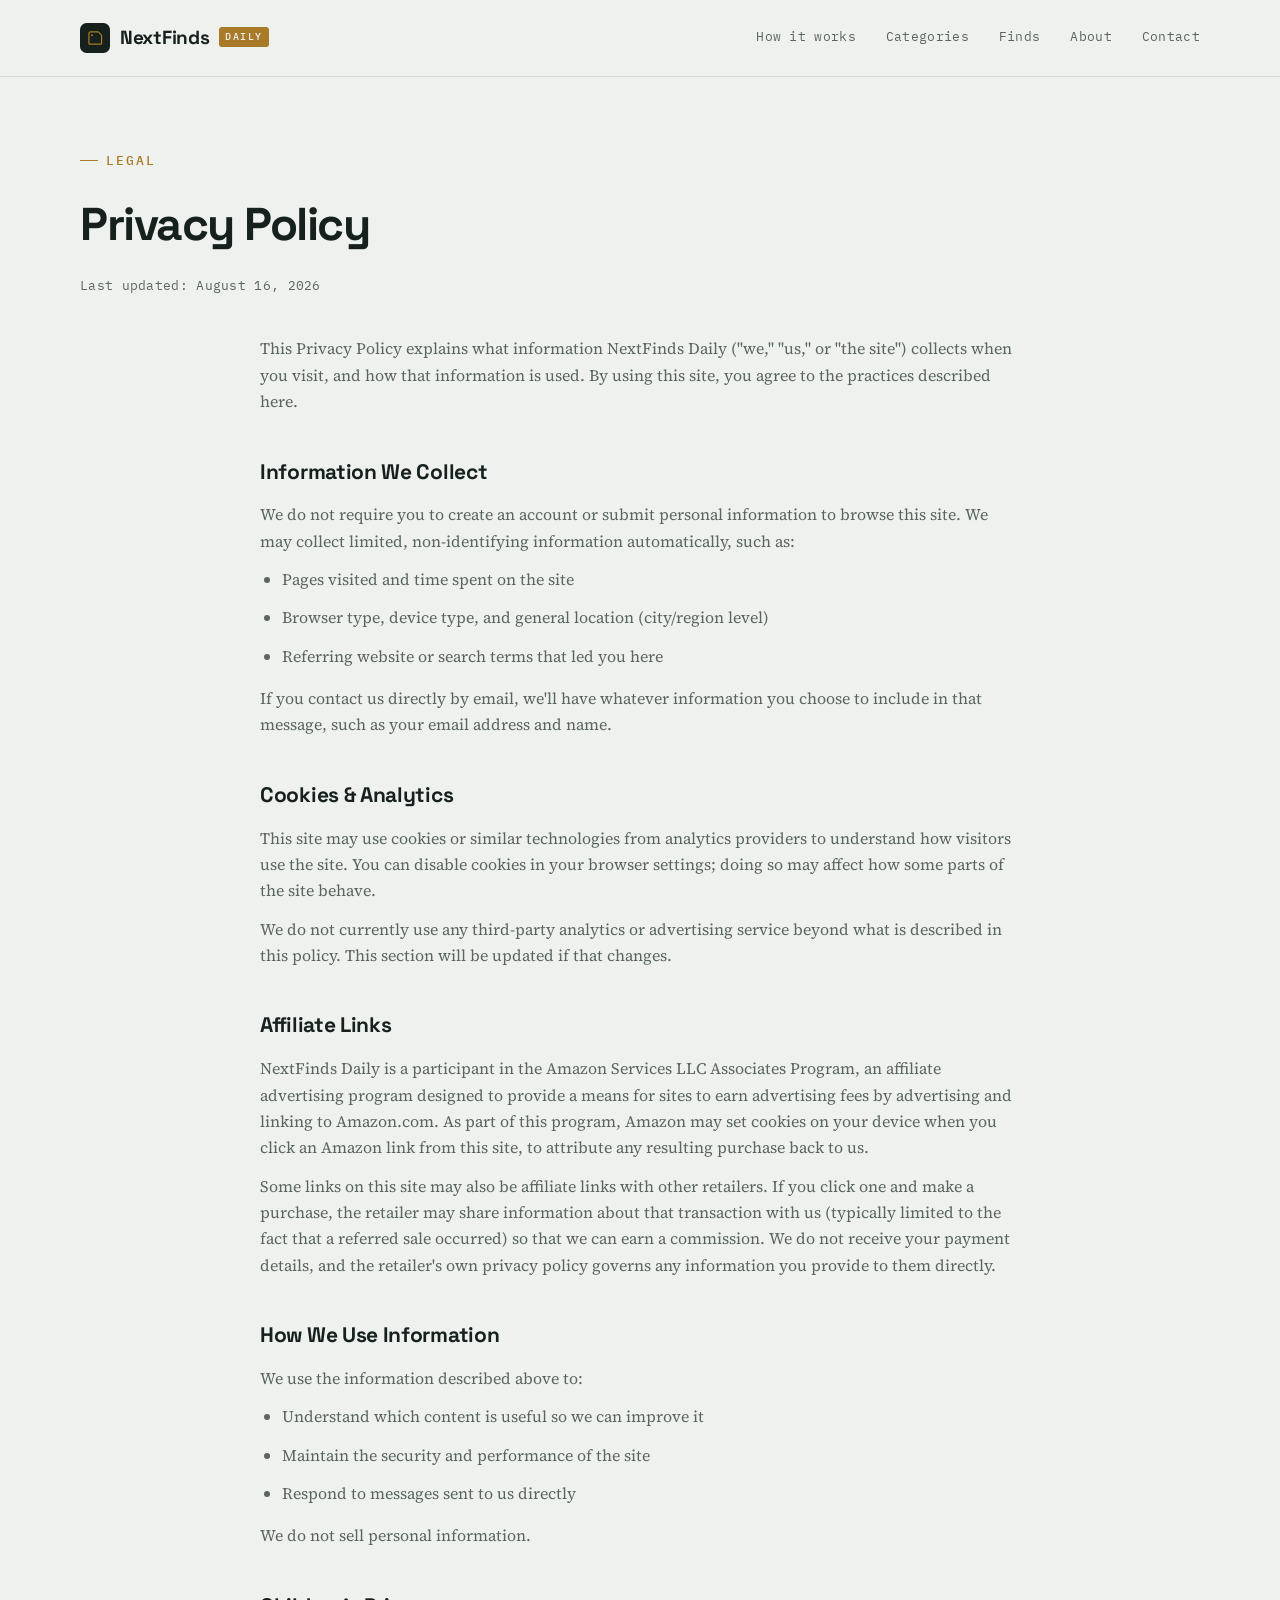
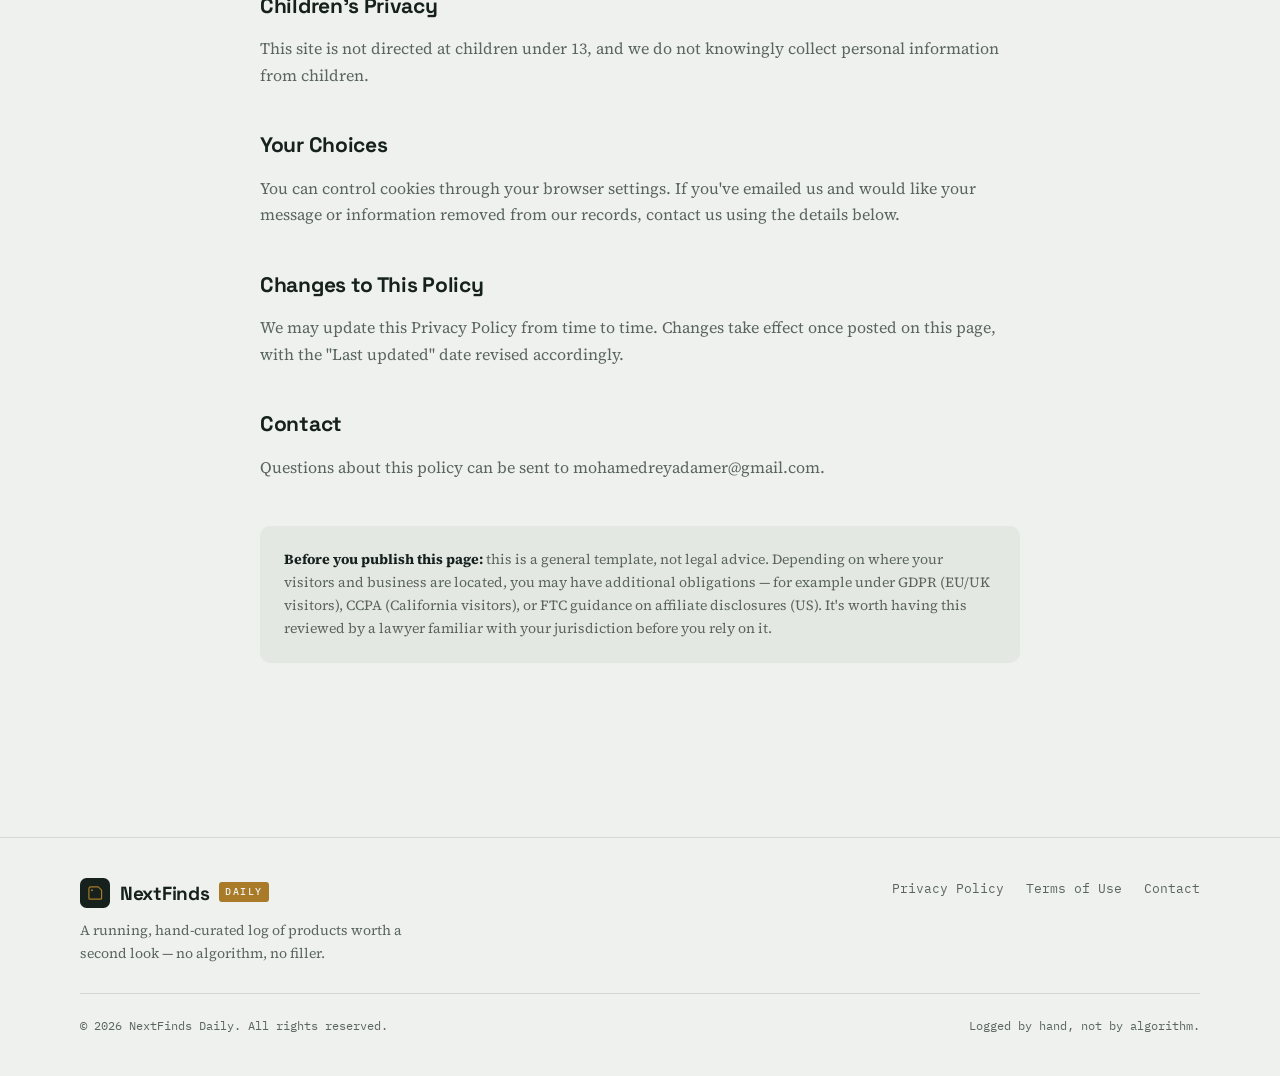
<file: privacy.html>
<!DOCTYPE html>
<html lang="en" class="no-js">
<head>
    <meta charset="UTF-8">
    <meta name="viewport" content="width=device-width, initial-scale=1.0">

    <title>Privacy Policy — NextFinds Daily</title>
    <meta name="description" content="Privacy Policy for NextFinds Daily — how we collect, use, and protect information on this site.">
    <meta name="robots" content="index, follow">
    <link rel="canonical" href="https://muhamedryad.github.io/nextfinds/privacy.html">

    <link rel="icon" type="image/svg+xml" href="favicon.svg">
    <meta name="theme-color" content="#eef1ee">

    <link rel="preconnect" href="https://fonts.googleapis.com">
    <link rel="preconnect" href="https://fonts.gstatic.com" crossorigin>
    <link href="https://fonts.googleapis.com/css2?family=Space+Grotesk:wght@500;700&family=Source+Serif+4:ital,opsz,wght@0,8..60,400;0,8..60,600;1,8..60,500&family=IBM+Plex+Mono:wght@500;600&display=swap" rel="stylesheet">

    <link rel="stylesheet" href="styles.css">
</head>

<body>

    <a href="#main" class="skip-link">Skip to content</a>

    <header>
        <div class="container navbar">

            <a href="./" class="logo">
                <svg class="logo-mark" viewBox="0 0 64 64" aria-hidden="true">
                    <rect width="64" height="64" rx="14" fill="#16211e"/>
                    <path d="M19 43 V23 Q19 19 23 19 H39 L46 26 V43 Q46 45 44 45 H21 Q19 45 19 43 Z"
                          fill="none" stroke="#a97a27" stroke-width="2.6" stroke-linejoin="round"/>
                    <circle cx="25.5" cy="26" r="2.1" fill="#a97a27"/>
                </svg>
                NextFinds
                <span class="logo-tag">Daily</span>
            </a>

            <nav class="nav-links" aria-label="Primary">
                <a href="index.html#how">How it works</a>
                <a href="index.html#categories">Categories</a>
                <a href="index.html#finds">Finds</a>
                <a href="index.html#about">About</a>
                <a href="index.html#contact">Contact</a>
            </nav>

        </div>
    </header>

    <main id="main">

        <section class="legal-hero">
            <div class="container">
                <div class="eyebrow">Legal</div>
                <h1>Privacy Policy</h1>
                <!-- CHANGE DATE HERE whenever you update this page -->
                <p class="legal-updated">Last updated: August 16, 2026</p>
            </div>
        </section>

        <section style="padding-top:0;">
            <div class="container">
                <div class="legal-body">

                    <p>
                        This Privacy Policy explains what information NextFinds Daily
                        ("we," "us," or "the site") collects when you visit, and how
                        that information is used. By using this site, you agree to the
                        practices described here.
                    </p>

                    <h2>Information We Collect</h2>
                    <p>
                        We do not require you to create an account or submit personal
                        information to browse this site. We may collect limited,
                        non-identifying information automatically, such as:
                    </p>
                    <ul>
                        <li>Pages visited and time spent on the site</li>
                        <li>Browser type, device type, and general location (city/region level)</li>
                        <li>Referring website or search terms that led you here</li>
                    </ul>
                    <p>
                        If you contact us directly by email, we'll have whatever
                        information you choose to include in that message, such as your
                        email address and name.
                    </p>

                    <h2>Cookies &amp; Analytics</h2>
                    <p>
                        This site may use cookies or similar technologies from
                        analytics providers to understand how visitors use the site.
                        You can disable cookies in your browser settings; doing so may
                        affect how some parts of the site behave.
                    </p>
                    <p>
                        <!-- If you add an analytics tool (Google Analytics, Plausible, etc.) or ad network, name it here and link to its own privacy policy. -->
                        We do not currently use any third-party analytics or advertising
                        service beyond what is described in this policy. This section
                        will be updated if that changes.
                    </p>

                    <h2>Affiliate Links</h2>
                    <p>
                        NextFinds Daily is a participant in the Amazon Services LLC
                        Associates Program, an affiliate advertising program designed
                        to provide a means for sites to earn advertising fees by
                        advertising and linking to Amazon.com. As part of this
                        program, Amazon may set cookies on your device when you click
                        an Amazon link from this site, to attribute any resulting
                        purchase back to us.
                    </p>
                    <p>
                        Some links on this site may also be affiliate links with other
                        retailers. If you click one and make a purchase, the retailer
                        may share information about that transaction with us
                        (typically limited to the fact that a referred sale occurred)
                        so that we can earn a commission. We do not receive your
                        payment details, and the retailer's own privacy policy governs
                        any information you provide to them directly.
                    </p>

                    <h2>How We Use Information</h2>
                    <p>We use the information described above to:</p>
                    <ul>
                        <li>Understand which content is useful so we can improve it</li>
                        <li>Maintain the security and performance of the site</li>
                        <li>Respond to messages sent to us directly</li>
                    </ul>
                    <p>We do not sell personal information.</p>

                    <h2>Children's Privacy</h2>
                    <p>
                        This site is not directed at children under 13, and we do not
                        knowingly collect personal information from children.
                    </p>

                    <h2>Your Choices</h2>
                    <p>
                        You can control cookies through your browser settings. If you've
                        emailed us and would like your message or information removed
                        from our records, contact us using the details below.
                    </p>

                    <h2>Changes to This Policy</h2>
                    <p>
                        We may update this Privacy Policy from time to time. Changes
                        take effect once posted on this page, with the "Last updated"
                        date revised accordingly.
                    </p>

                    <h2>Contact</h2>
                    <p>
                        Questions about this policy can be sent to
                        <!-- CHANGE EMAIL HERE -->
                        <a href="mailto:mohamedreyadamer@gmail.com">mohamedreyadamer@gmail.com</a>.
                    </p>

                    <div class="legal-note">
                        <strong>Before you publish this page:</strong> this is a general
                        template, not legal advice. Depending on where your visitors and
                        business are located, you may have additional obligations — for
                        example under GDPR (EU/UK visitors), CCPA (California visitors),
                        or FTC guidance on affiliate disclosures (US). It's worth having
                        this reviewed by a lawyer familiar with your jurisdiction before
                        you rely on it.
                    </div>

                </div>
            </div>
        </section>

    </main>

    <footer>
        <div class="container">

            <div class="footer-top">
                <div>
                    <a href="./" class="logo">
                        <svg class="logo-mark" viewBox="0 0 64 64" aria-hidden="true">
                            <rect width="64" height="64" rx="14" fill="#16211e"/>
                            <path d="M19 43 V23 Q19 19 23 19 H39 L46 26 V43 Q46 45 44 45 H21 Q19 45 19 43 Z"
                                  fill="none" stroke="#a97a27" stroke-width="2.6" stroke-linejoin="round"/>
                            <circle cx="25.5" cy="26" r="2.1" fill="#a97a27"/>
                        </svg>
                        NextFinds
                        <span class="logo-tag">Daily</span>
                    </a>
                    <p class="footer-blurb">
                        A running, hand-curated log of products worth a second look —
                        no algorithm, no filler.
                    </p>
                </div>

                <div class="footer-links">
                    <a href="privacy.html">Privacy Policy</a>
                    <a href="terms.html">Terms of Use</a>
                    <a href="index.html#contact">Contact</a>
                </div>
            </div>

            <div class="footer-bottom">
                <span>&copy; 2026 NextFinds Daily. All rights reserved.</span>
                <span>Logged by hand, not by algorithm.</span>
            </div>

        </div>
    </footer>

    <script src="script.js"></script>
</body>
</html>
</file>
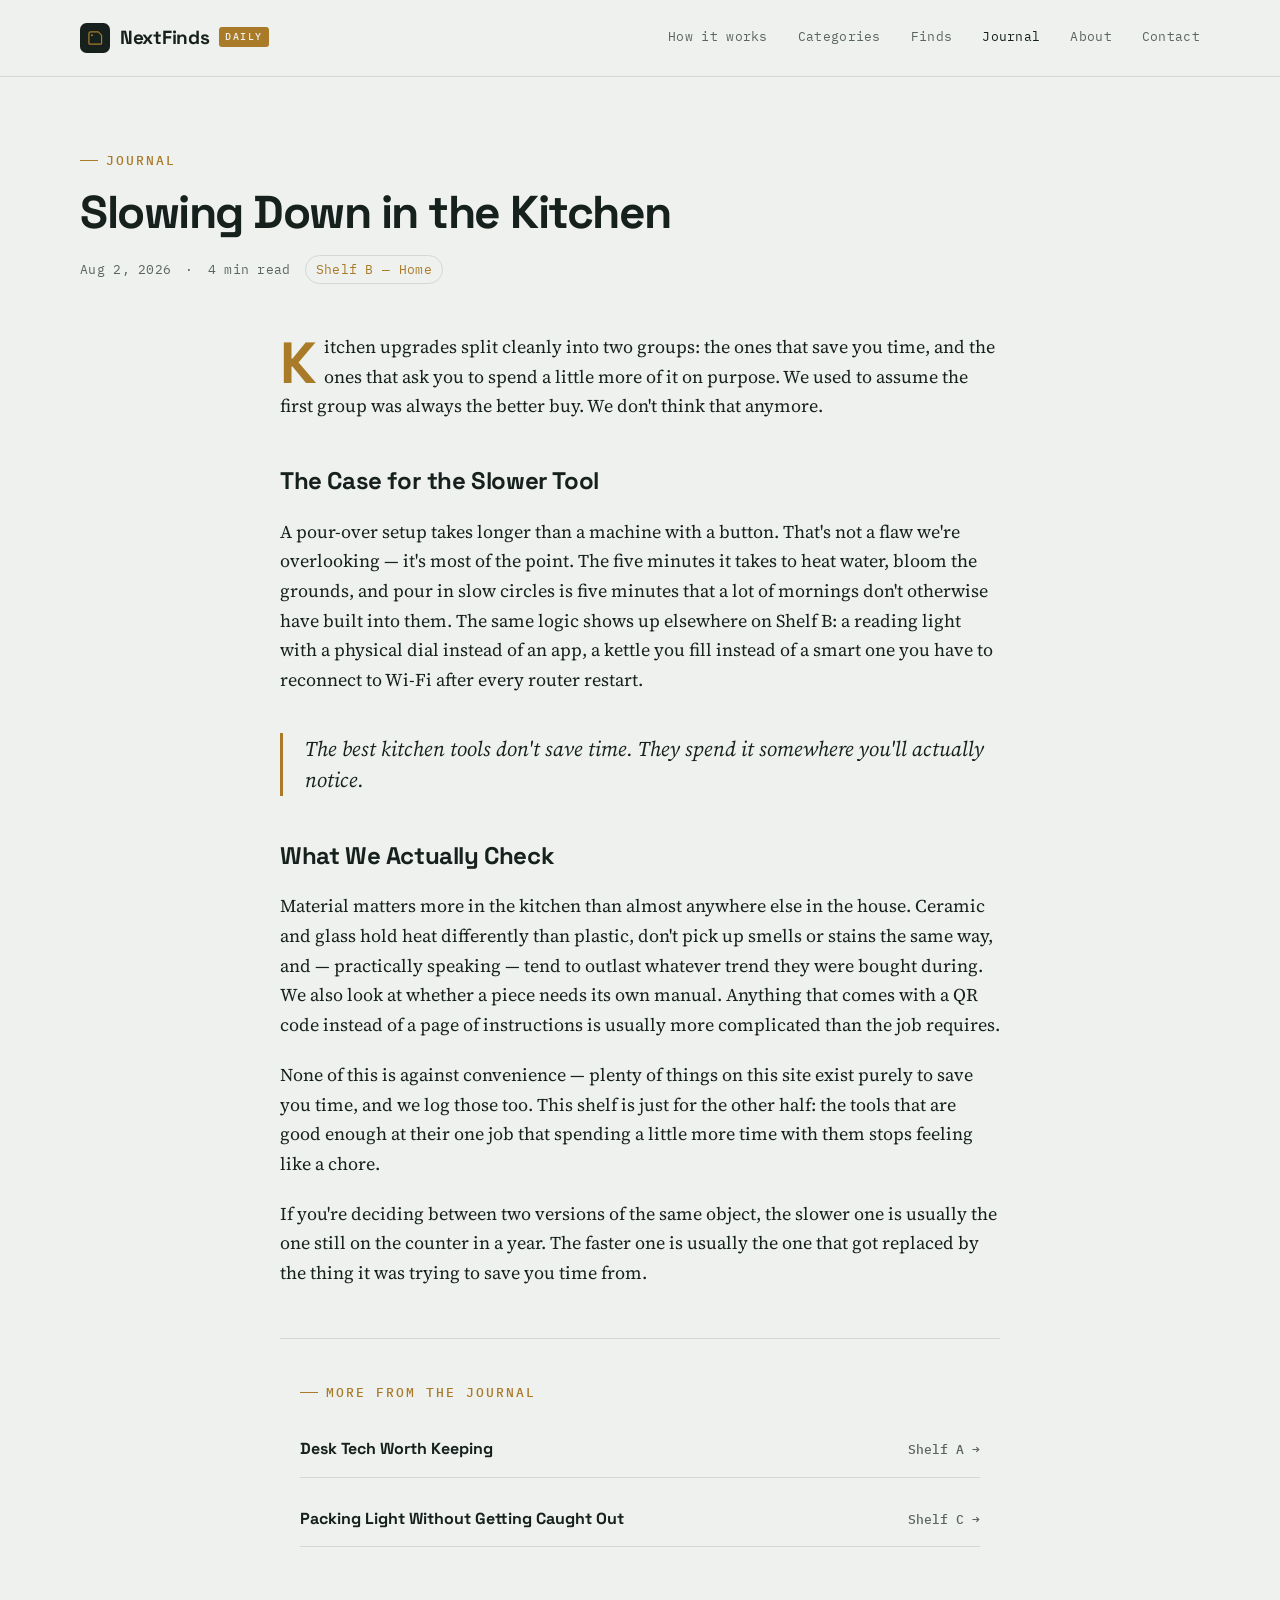
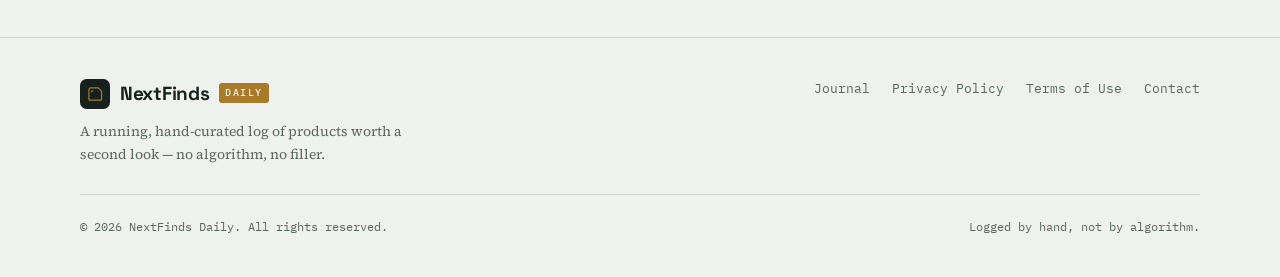
<file: slowing-down-in-the-kitchen.html>
<!DOCTYPE html>
<html lang="en" class="no-js">
<head>
    <meta charset="UTF-8">
    <meta name="viewport" content="width=device-width, initial-scale=1.0">

    <title>Slowing Down in the Kitchen — NextFinds Daily</title>
    <meta name="description" content="Why some kitchen upgrades earn a permanent spot on the counter, and most don't survive the month.">
    <meta name="robots" content="index, follow">
    <link rel="canonical" href="https://muhamedryad.github.io/nextfinds/slowing-down-in-the-kitchen.html">

    <meta property="og:type" content="article">
    <meta property="og:site_name" content="NextFinds Daily">
    <meta property="og:title" content="Slowing Down in the Kitchen">
    <meta property="og:description" content="Why some kitchen upgrades earn a permanent spot on the counter, and most don't survive the month.">
    <meta property="og:url" content="https://muhamedryad.github.io/nextfinds/slowing-down-in-the-kitchen.html">

    <link rel="icon" type="image/svg+xml" href="favicon.svg">
    <meta name="theme-color" content="#eef1ee">

    <link rel="preconnect" href="https://fonts.googleapis.com">
    <link rel="preconnect" href="https://fonts.gstatic.com" crossorigin>
    <link href="https://fonts.googleapis.com/css2?family=Space+Grotesk:wght@500;700&family=Source+Serif+4:ital,opsz,wght@0,8..60,400;0,8..60,600;1,8..60,500&family=IBM+Plex+Mono:wght@500;600&display=swap" rel="stylesheet">

    <link rel="stylesheet" href="styles.css">
</head>

<body>

    <a href="#main" class="skip-link">Skip to content</a>

    <header>
        <div class="container navbar">

            <a href="./" class="logo">
                <svg class="logo-mark" viewBox="0 0 64 64" aria-hidden="true">
                    <rect width="64" height="64" rx="14" fill="#16211e"/>
                    <path d="M19 43 V23 Q19 19 23 19 H39 L46 26 V43 Q46 45 44 45 H21 Q19 45 19 43 Z"
                          fill="none" stroke="#a97a27" stroke-width="2.6" stroke-linejoin="round"/>
                    <circle cx="25.5" cy="26" r="2.1" fill="#a97a27"/>
                </svg>
                NextFinds
                <span class="logo-tag">Daily</span>
            </a>

            <nav class="nav-links" aria-label="Primary">
                <a href="index.html#how">How it works</a>
                <a href="index.html#categories">Categories</a>
                <a href="index.html#finds">Finds</a>
                <a href="journal.html" class="active">Journal</a>
                <a href="index.html#about">About</a>
                <a href="index.html#contact">Contact</a>
            </nav>

        </div>
    </header>

    <main id="main">

        <section class="post-hero">
            <div class="container">
                <div class="eyebrow">Journal</div>
                <h1>Slowing Down in the Kitchen</h1>
                <div class="post-meta">
                    <span>Aug 2, 2026</span>
                    <span>·</span>
                    <span>4 min read</span>
                    <span class="shelf-pill">Shelf B — Home</span>
                </div>
            </div>
        </section>

        <article class="post-body">

            <p class="drop">
                Kitchen upgrades split cleanly into two groups: the ones that
                save you time, and the ones that ask you to spend a little more
                of it on purpose. We used to assume the first group was always
                the better buy. We don't think that anymore.
            </p>

            <h2>The Case for the Slower Tool</h2>

            <p>
                A pour-over setup takes longer than a machine with a button.
                That's not a flaw we're overlooking — it's most of the point. The
                five minutes it takes to heat water, bloom the grounds, and pour
                in slow circles is five minutes that a lot of mornings don't
                otherwise have built into them. The same logic shows up
                elsewhere on Shelf B: a reading light with a physical dial
                instead of an app, a kettle you fill instead of a smart one you
                have to reconnect to Wi-Fi after every router restart.
            </p>

            <blockquote class="pull-quote">
                The best kitchen tools don't save time. They spend it somewhere
                you'll actually notice.
            </blockquote>

            <h2>What We Actually Check</h2>

            <p>
                Material matters more in the kitchen than almost anywhere else
                in the house. Ceramic and glass hold heat differently than
                plastic, don't pick up smells or stains the same way, and —
                practically speaking — tend to outlast whatever trend they were
                bought during. We also look at whether a piece needs its own
                manual. Anything that comes with a QR code instead of a page of
                instructions is usually more complicated than the job requires.
            </p>

            <p>
                None of this is against convenience — plenty of things on this
                site exist purely to save you time, and we log those too. This
                shelf is just for the other half: the tools that are good enough
                at their one job that spending a little more time with them
                stops feeling like a chore.
            </p>

            <p>
                If you're deciding between two versions of the same object, the
                slower one is usually the one still on the counter in a year.
                The faster one is usually the one that got replaced by the thing
                it was trying to save you time from.
            </p>

        </article>

        <div class="post-more">
            <div class="container" style="padding:0;">
                <div class="eyebrow">More From The Journal</div>
                <div class="post-more-links">
                    <a href="desk-tech-worth-keeping.html">
                        Desk Tech Worth Keeping
                        <span class="arrow">Shelf A →</span>
                    </a>
                    <a href="packing-light-without-getting-caught-out.html">
                        Packing Light Without Getting Caught Out
                        <span class="arrow">Shelf C →</span>
                    </a>
                </div>
            </div>
        </div>

    </main>

    <footer>
        <div class="container">

            <div class="footer-top">
                <div>
                    <a href="./" class="logo">
                        <svg class="logo-mark" viewBox="0 0 64 64" aria-hidden="true">
                            <rect width="64" height="64" rx="14" fill="#16211e"/>
                            <path d="M19 43 V23 Q19 19 23 19 H39 L46 26 V43 Q46 45 44 45 H21 Q19 45 19 43 Z"
                                  fill="none" stroke="#a97a27" stroke-width="2.6" stroke-linejoin="round"/>
                            <circle cx="25.5" cy="26" r="2.1" fill="#a97a27"/>
                        </svg>
                        NextFinds
                        <span class="logo-tag">Daily</span>
                    </a>
                    <p class="footer-blurb">
                        A running, hand-curated log of products worth a second look —
                        no algorithm, no filler.
                    </p>
                </div>

                <div class="footer-links">
                    <a href="journal.html">Journal</a>
                    <a href="privacy.html">Privacy Policy</a>
                    <a href="terms.html">Terms of Use</a>
                    <a href="index.html#contact">Contact</a>
                </div>
            </div>

            <div class="footer-bottom">
                <span>&copy; 2026 NextFinds Daily. All rights reserved.</span>
                <span>Logged by hand, not by algorithm.</span>
            </div>

        </div>
    </footer>

    <script src="script.js"></script>
</body>
</html>
</file>
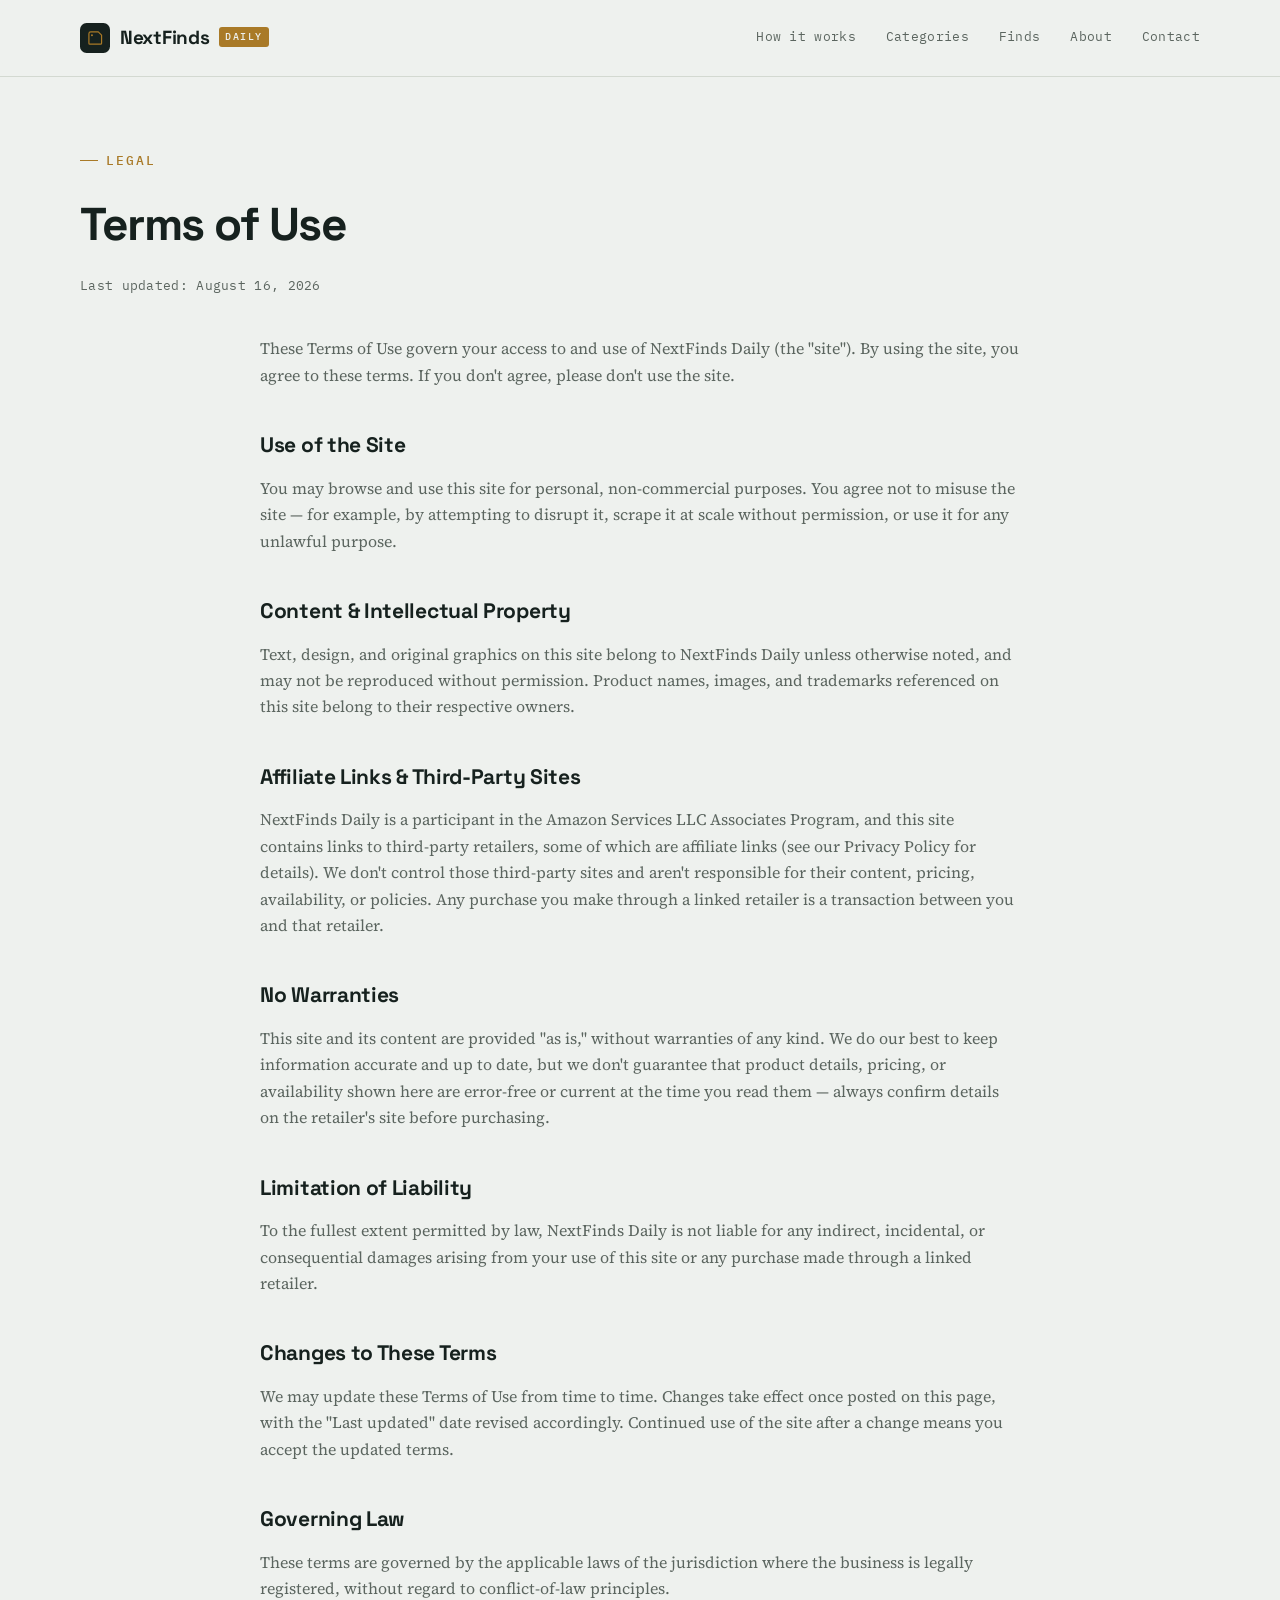
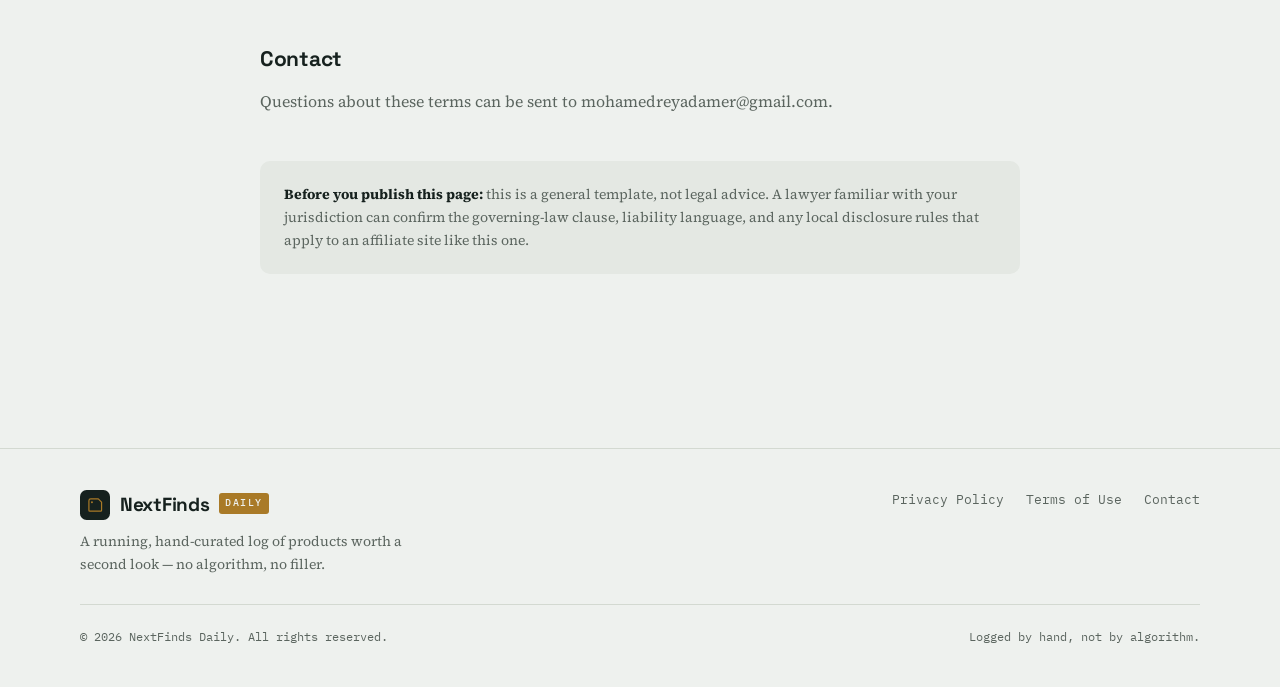
<file: terms.html>
<!DOCTYPE html>
<html lang="en" class="no-js">
<head>
    <meta charset="UTF-8">
    <meta name="viewport" content="width=device-width, initial-scale=1.0">

    <title>Terms of Use — NextFinds Daily</title>
    <meta name="description" content="Terms of Use for NextFinds Daily.">
    <meta name="robots" content="index, follow">
    <link rel="canonical" href="https://muhamedryad.github.io/nextfinds/terms.html">

    <link rel="icon" type="image/svg+xml" href="favicon.svg">
    <meta name="theme-color" content="#eef1ee">

    <link rel="preconnect" href="https://fonts.googleapis.com">
    <link rel="preconnect" href="https://fonts.gstatic.com" crossorigin>
    <link href="https://fonts.googleapis.com/css2?family=Space+Grotesk:wght@500;700&family=Source+Serif+4:ital,opsz,wght@0,8..60,400;0,8..60,600;1,8..60,500&family=IBM+Plex+Mono:wght@500;600&display=swap" rel="stylesheet">

    <link rel="stylesheet" href="styles.css">
</head>

<body>

    <a href="#main" class="skip-link">Skip to content</a>

    <header>
        <div class="container navbar">

            <a href="./" class="logo">
                <svg class="logo-mark" viewBox="0 0 64 64" aria-hidden="true">
                    <rect width="64" height="64" rx="14" fill="#16211e"/>
                    <path d="M19 43 V23 Q19 19 23 19 H39 L46 26 V43 Q46 45 44 45 H21 Q19 45 19 43 Z"
                          fill="none" stroke="#a97a27" stroke-width="2.6" stroke-linejoin="round"/>
                    <circle cx="25.5" cy="26" r="2.1" fill="#a97a27"/>
                </svg>
                NextFinds
                <span class="logo-tag">Daily</span>
            </a>

            <nav class="nav-links" aria-label="Primary">
                <a href="index.html#how">How it works</a>
                <a href="index.html#categories">Categories</a>
                <a href="index.html#finds">Finds</a>
                <a href="index.html#about">About</a>
                <a href="index.html#contact">Contact</a>
            </nav>

        </div>
    </header>

    <main id="main">

        <section class="legal-hero">
            <div class="container">
                <div class="eyebrow">Legal</div>
                <h1>Terms of Use</h1>
                <!-- CHANGE DATE HERE whenever you update this page -->
                <p class="legal-updated">Last updated: August 16, 2026</p>
            </div>
        </section>

        <section style="padding-top:0;">
            <div class="container">
                <div class="legal-body">

                    <p>
                        These Terms of Use govern your access to and use of
                        NextFinds Daily (the "site"). By using the site, you agree to
                        these terms. If you don't agree, please don't use the site.
                    </p>

                    <h2>Use of the Site</h2>
                    <p>
                        You may browse and use this site for personal,
                        non-commercial purposes. You agree not to misuse the site —
                        for example, by attempting to disrupt it, scrape it at scale
                        without permission, or use it for any unlawful purpose.
                    </p>

                    <h2>Content &amp; Intellectual Property</h2>
                    <p>
                        Text, design, and original graphics on this site belong to
                        NextFinds Daily unless otherwise noted, and may not be
                        reproduced without permission. Product names, images, and
                        trademarks referenced on this site belong to their respective
                        owners.
                    </p>

                    <h2>Affiliate Links &amp; Third-Party Sites</h2>
                    <p>
                        NextFinds Daily is a participant in the Amazon Services LLC
                        Associates Program, and this site contains links to
                        third-party retailers, some of which are affiliate links (see
                        our <a href="privacy.html">Privacy Policy</a> for details). We
                        don't control those third-party sites and aren't responsible
                        for their content, pricing, availability, or policies. Any
                        purchase you make through a linked retailer is a transaction
                        between you and that retailer.
                    </p>

                    <h2>No Warranties</h2>
                    <p>
                        This site and its content are provided "as is," without
                        warranties of any kind. We do our best to keep information
                        accurate and up to date, but we don't guarantee that product
                        details, pricing, or availability shown here are error-free or
                        current at the time you read them — always confirm details on
                        the retailer's site before purchasing.
                    </p>

                    <h2>Limitation of Liability</h2>
                    <p>
                        To the fullest extent permitted by law, NextFinds Daily is not
                        liable for any indirect, incidental, or consequential damages
                        arising from your use of this site or any purchase made
                        through a linked retailer.
                    </p>

                    <h2>Changes to These Terms</h2>
                    <p>
                        We may update these Terms of Use from time to time. Changes
                        take effect once posted on this page, with the "Last updated"
                        date revised accordingly. Continued use of the site after a
                        change means you accept the updated terms.
                    </p>

                    <h2>Governing Law</h2>
                  <p>
                        These terms are governed by the applicable laws of the jurisdiction
                        where the business is legally registered, without regard to
                        conflict-of-law principles.
                    </p>

                    <h2>Contact</h2>
                    <p>
                        Questions about these terms can be sent to
                        <!-- CHANGE EMAIL HERE -->
                        <a href="mailto:mohamedreyadamer@gmail.com">mohamedreyadamer@gmail.com</a>.
                    </p>

                    <div class="legal-note">
                        <strong>Before you publish this page:</strong> this is a general
                        template, not legal advice. A lawyer familiar with your
                        jurisdiction can confirm the governing-law clause, liability
                        language, and any local disclosure rules that apply to an
                        affiliate site like this one.
                    </div>

                </div>
            </div>
        </section>

    </main>

    <footer>
        <div class="container">

            <div class="footer-top">
                <div>
                    <a href="./" class="logo">
                        <svg class="logo-mark" viewBox="0 0 64 64" aria-hidden="true">
                            <rect width="64" height="64" rx="14" fill="#16211e"/>
                            <path d="M19 43 V23 Q19 19 23 19 H39 L46 26 V43 Q46 45 44 45 H21 Q19 45 19 43 Z"
                                  fill="none" stroke="#a97a27" stroke-width="2.6" stroke-linejoin="round"/>
                            <circle cx="25.5" cy="26" r="2.1" fill="#a97a27"/>
                        </svg>
                        NextFinds
                        <span class="logo-tag">Daily</span>
                    </a>
                    <p class="footer-blurb">
                        A running, hand-curated log of products worth a second look —
                        no algorithm, no filler.
                    </p>
                </div>

                <div class="footer-links">
                    <a href="privacy.html">Privacy Policy</a>
                    <a href="terms.html">Terms of Use</a>
                    <a href="index.html#contact">Contact</a>
                </div>
            </div>

            <div class="footer-bottom">
                <span>&copy; 2026 NextFinds Daily. All rights reserved.</span>
                <span>Logged by hand, not by algorithm.</span>
            </div>

        </div>
    </footer>

    <script src="script.js"></script>
</body>
</html>
</file>
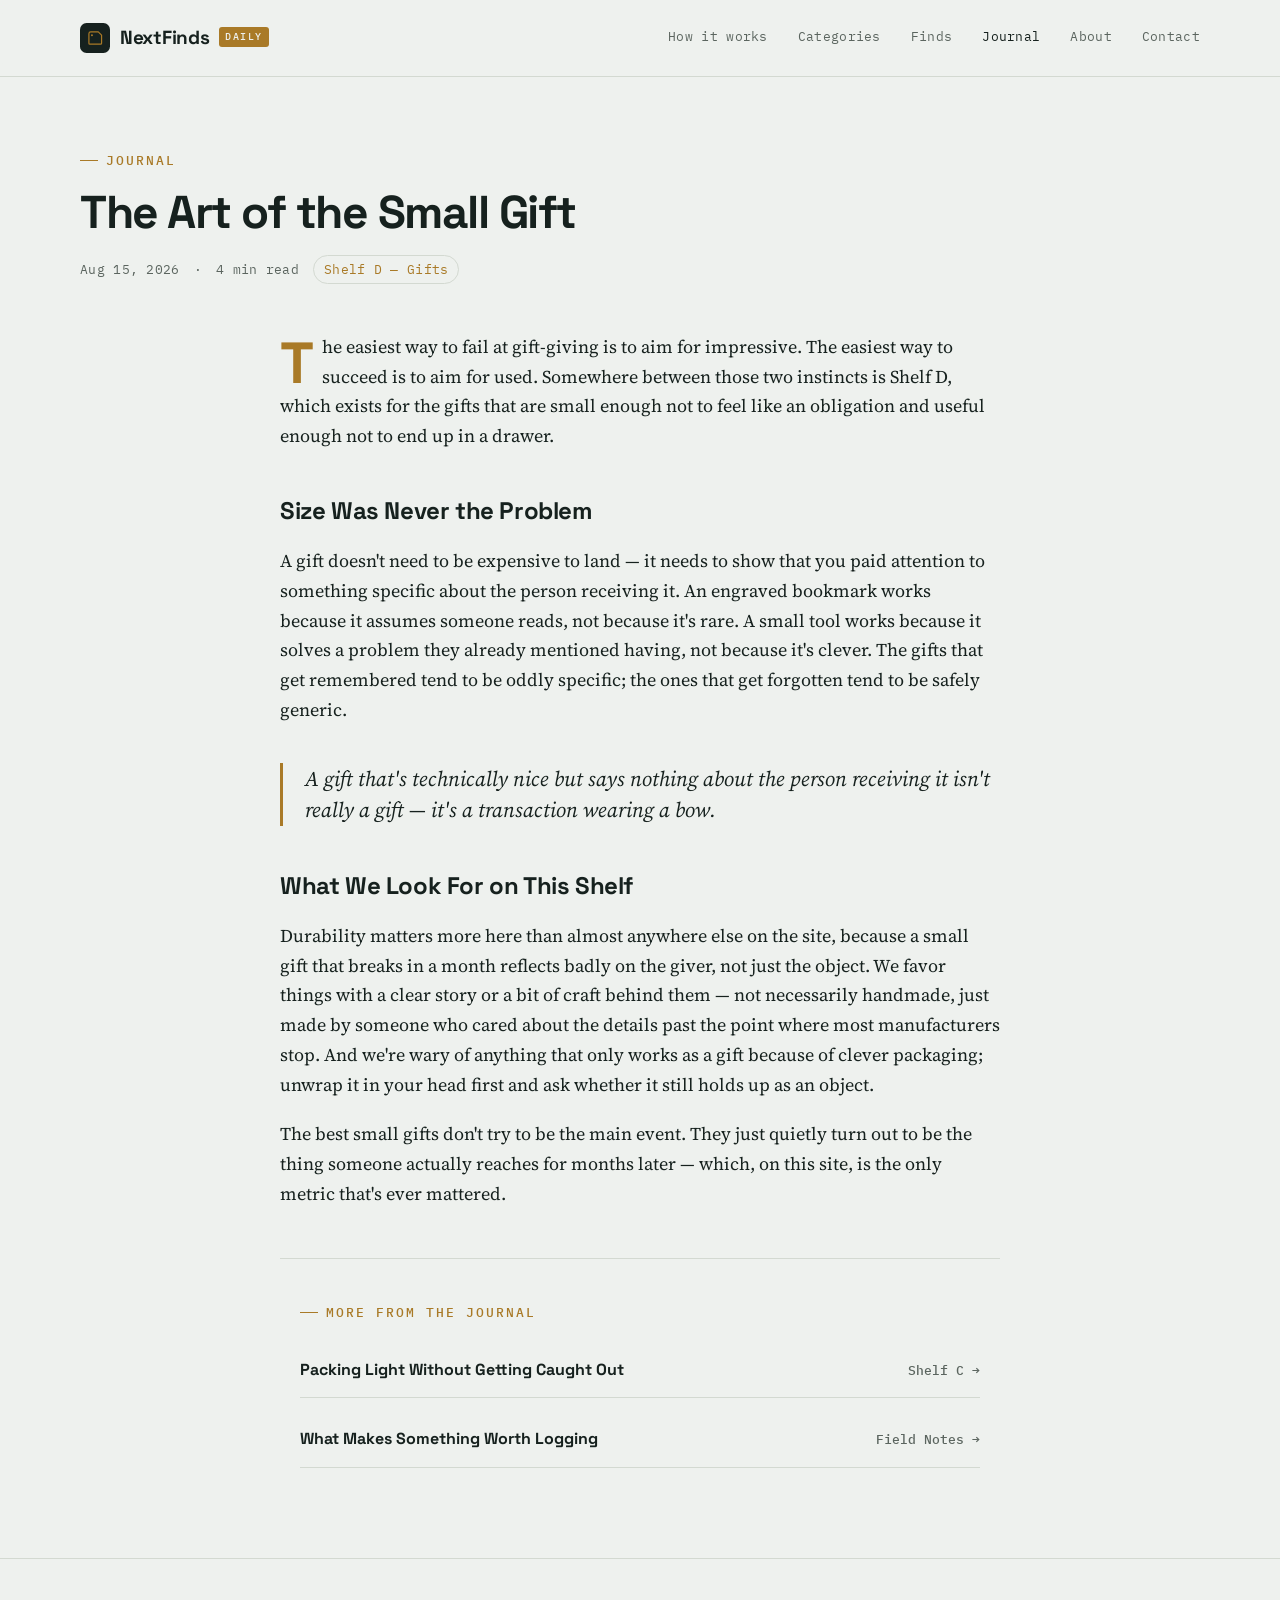
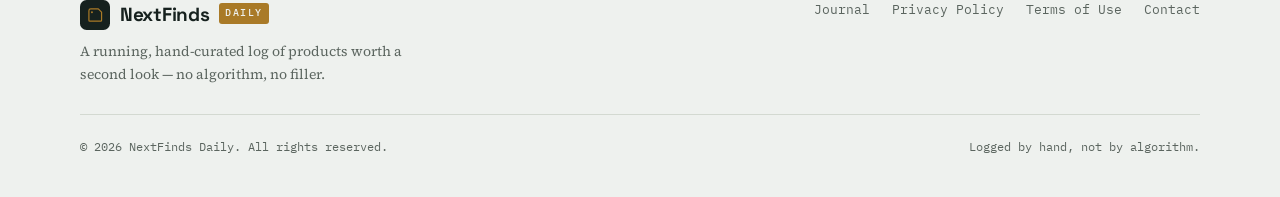
<file: the-art-of-the-small-gift.html>
<!DOCTYPE html>
<html lang="en" class="no-js">
<head>
    <meta charset="UTF-8">
    <meta name="viewport" content="width=device-width, initial-scale=1.0">

    <title>The Art of the Small Gift — NextFinds Daily</title>
    <meta name="description" content="What separates a gift that gets used from one that gets drawered — and why size is rarely the issue.">
    <meta name="robots" content="index, follow">
    <link rel="canonical" href="https://muhamedryad.github.io/nextfinds/the-art-of-the-small-gift.html">

    <meta property="og:type" content="article">
    <meta property="og:site_name" content="NextFinds Daily">
    <meta property="og:title" content="The Art of the Small Gift">
    <meta property="og:description" content="What separates a gift that gets used from one that gets drawered — and why size is rarely the issue.">
    <meta property="og:url" content="https://muhamedryad.github.io/nextfinds/the-art-of-the-small-gift.html">

    <link rel="icon" type="image/svg+xml" href="favicon.svg">
    <meta name="theme-color" content="#eef1ee">

    <link rel="preconnect" href="https://fonts.googleapis.com">
    <link rel="preconnect" href="https://fonts.gstatic.com" crossorigin>
    <link href="https://fonts.googleapis.com/css2?family=Space+Grotesk:wght@500;700&family=Source+Serif+4:ital,opsz,wght@0,8..60,400;0,8..60,600;1,8..60,500&family=IBM+Plex+Mono:wght@500;600&display=swap" rel="stylesheet">

    <link rel="stylesheet" href="styles.css">
</head>

<body>

    <a href="#main" class="skip-link">Skip to content</a>

    <header>
        <div class="container navbar">

            <a href="./" class="logo">
                <svg class="logo-mark" viewBox="0 0 64 64" aria-hidden="true">
                    <rect width="64" height="64" rx="14" fill="#16211e"/>
                    <path d="M19 43 V23 Q19 19 23 19 H39 L46 26 V43 Q46 45 44 45 H21 Q19 45 19 43 Z"
                          fill="none" stroke="#a97a27" stroke-width="2.6" stroke-linejoin="round"/>
                    <circle cx="25.5" cy="26" r="2.1" fill="#a97a27"/>
                </svg>
                NextFinds
                <span class="logo-tag">Daily</span>
            </a>

            <nav class="nav-links" aria-label="Primary">
                <a href="index.html#how">How it works</a>
                <a href="index.html#categories">Categories</a>
                <a href="index.html#finds">Finds</a>
                <a href="journal.html" class="active">Journal</a>
                <a href="index.html#about">About</a>
                <a href="index.html#contact">Contact</a>
            </nav>

        </div>
    </header>

    <main id="main">

        <section class="post-hero">
            <div class="container">
                <div class="eyebrow">Journal</div>
                <h1>The Art of the Small Gift</h1>
                <div class="post-meta">
                    <span>Aug 15, 2026</span>
                    <span>·</span>
                    <span>4 min read</span>
                    <span class="shelf-pill">Shelf D — Gifts</span>
                </div>
            </div>
        </section>

        <article class="post-body">

            <p class="drop">
                The easiest way to fail at gift-giving is to aim for
                impressive. The easiest way to succeed is to aim for used.
                Somewhere between those two instincts is Shelf D, which exists
                for the gifts that are small enough not to feel like an
                obligation and useful enough not to end up in a drawer.
            </p>

            <h2>Size Was Never the Problem</h2>

            <p>
                A gift doesn't need to be expensive to land — it needs to show
                that you paid attention to something specific about the person
                receiving it. An engraved bookmark works because it assumes
                someone reads, not because it's rare. A small tool works because
                it solves a problem they already mentioned having, not because
                it's clever. The gifts that get remembered tend to be oddly
                specific; the ones that get forgotten tend to be safely generic.
            </p>

            <blockquote class="pull-quote">
                A gift that's technically nice but says nothing about the person
                receiving it isn't really a gift — it's a transaction wearing a
                bow.
            </blockquote>

            <h2>What We Look For on This Shelf</h2>

            <p>
                Durability matters more here than almost anywhere else on the
                site, because a small gift that breaks in a month reflects badly
                on the giver, not just the object. We favor things with a clear
                story or a bit of craft behind them — not necessarily handmade,
                just made by someone who cared about the details past the point
                where most manufacturers stop. And we're wary of anything that
                only works as a gift because of clever packaging; unwrap it in
                your head first and ask whether it still holds up as an object.
            </p>

            <p>
                The best small gifts don't try to be the main event. They just
                quietly turn out to be the thing someone actually reaches for
                months later — which, on this site, is the only metric that's
                ever mattered.
            </p>

        </article>

        <div class="post-more">
            <div class="container" style="padding:0;">
                <div class="eyebrow">More From The Journal</div>
                <div class="post-more-links">
                    <a href="packing-light-without-getting-caught-out.html">
                        Packing Light Without Getting Caught Out
                        <span class="arrow">Shelf C →</span>
                    </a>
                    <a href="what-makes-something-worth-logging.html">
                        What Makes Something Worth Logging
                        <span class="arrow">Field Notes →</span>
                    </a>
                </div>
            </div>
        </div>

    </main>

    <footer>
        <div class="container">

            <div class="footer-top">
                <div>
                    <a href="./" class="logo">
                        <svg class="logo-mark" viewBox="0 0 64 64" aria-hidden="true">
                            <rect width="64" height="64" rx="14" fill="#16211e"/>
                            <path d="M19 43 V23 Q19 19 23 19 H39 L46 26 V43 Q46 45 44 45 H21 Q19 45 19 43 Z"
                                  fill="none" stroke="#a97a27" stroke-width="2.6" stroke-linejoin="round"/>
                            <circle cx="25.5" cy="26" r="2.1" fill="#a97a27"/>
                        </svg>
                        NextFinds
                        <span class="logo-tag">Daily</span>
                    </a>
                    <p class="footer-blurb">
                        A running, hand-curated log of products worth a second look —
                        no algorithm, no filler.
                    </p>
                </div>

                <div class="footer-links">
                    <a href="journal.html">Journal</a>
                    <a href="privacy.html">Privacy Policy</a>
                    <a href="terms.html">Terms of Use</a>
                    <a href="index.html#contact">Contact</a>
                </div>
            </div>

            <div class="footer-bottom">
                <span>&copy; 2026 NextFinds Daily. All rights reserved.</span>
                <span>Logged by hand, not by algorithm.</span>
            </div>

        </div>
    </footer>

    <script src="script.js"></script>
</body>
</html>
</file>
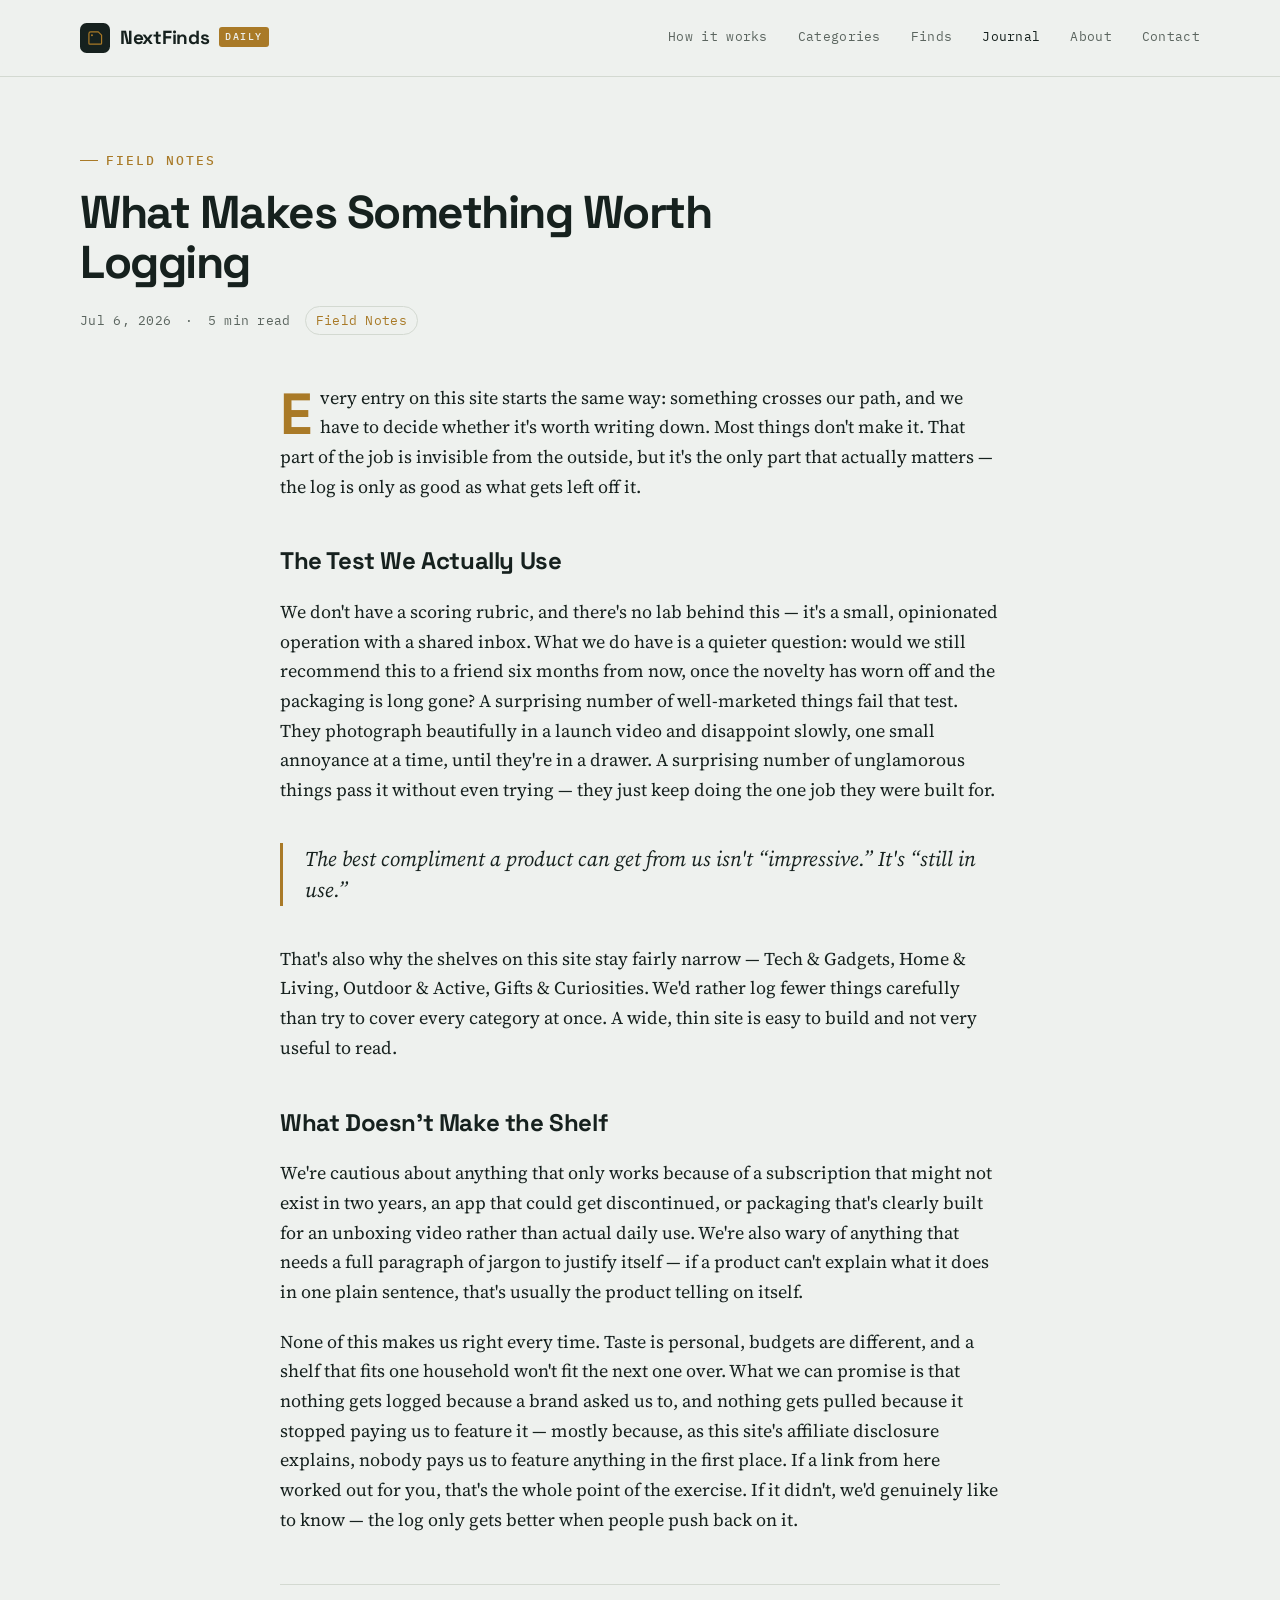
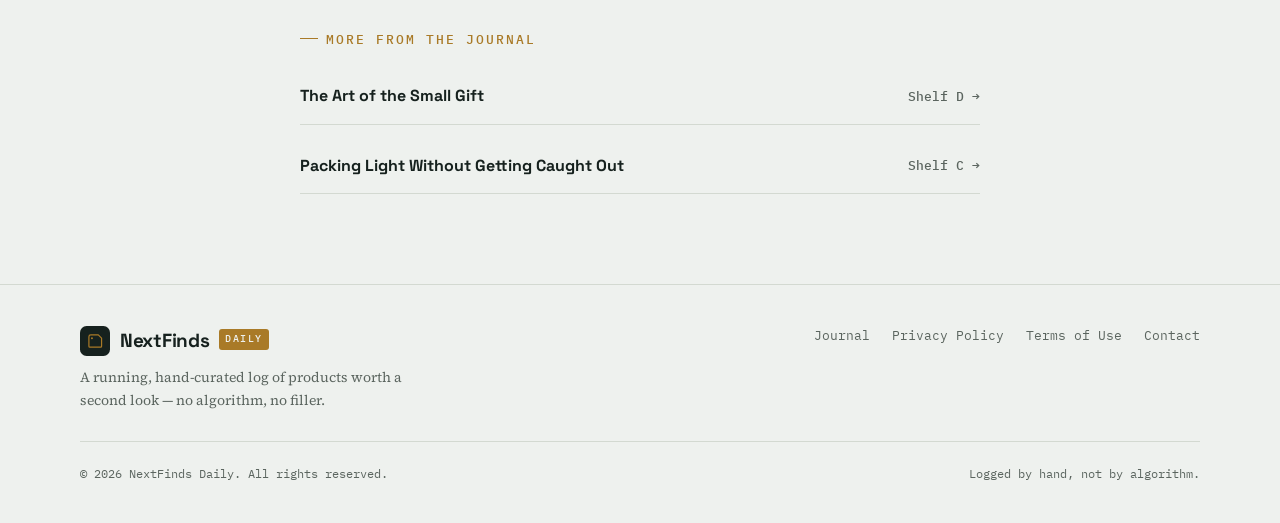
<file: what-makes-something-worth-logging.html>
<!DOCTYPE html>
<html lang="en" class="no-js">
<head>
    <meta charset="UTF-8">
    <meta name="viewport" content="width=device-width, initial-scale=1.0">

    <title>What Makes Something Worth Logging — NextFinds Daily</title>
    <meta name="description" content="The unglamorous, unscientific test we actually use before anything earns a shelf on NextFinds Daily.">
    <meta name="robots" content="index, follow">
    <link rel="canonical" href="https://muhamedryad.github.io/nextfinds/what-makes-something-worth-logging.html">

    <meta property="og:type" content="article">
    <meta property="og:site_name" content="NextFinds Daily">
    <meta property="og:title" content="What Makes Something Worth Logging">
    <meta property="og:description" content="The unglamorous, unscientific test we actually use before anything earns a shelf.">
    <meta property="og:url" content="https://muhamedryad.github.io/nextfinds/what-makes-something-worth-logging.html">

    <link rel="icon" type="image/svg+xml" href="favicon.svg">
    <meta name="theme-color" content="#eef1ee">

    <link rel="preconnect" href="https://fonts.googleapis.com">
    <link rel="preconnect" href="https://fonts.gstatic.com" crossorigin>
    <link href="https://fonts.googleapis.com/css2?family=Space+Grotesk:wght@500;700&family=Source+Serif+4:ital,opsz,wght@0,8..60,400;0,8..60,600;1,8..60,500&family=IBM+Plex+Mono:wght@500;600&display=swap" rel="stylesheet">

    <link rel="stylesheet" href="styles.css">
</head>

<body>

    <a href="#main" class="skip-link">Skip to content</a>

    <header>
        <div class="container navbar">

            <a href="./" class="logo">
                <svg class="logo-mark" viewBox="0 0 64 64" aria-hidden="true">
                    <rect width="64" height="64" rx="14" fill="#16211e"/>
                    <path d="M19 43 V23 Q19 19 23 19 H39 L46 26 V43 Q46 45 44 45 H21 Q19 45 19 43 Z"
                          fill="none" stroke="#a97a27" stroke-width="2.6" stroke-linejoin="round"/>
                    <circle cx="25.5" cy="26" r="2.1" fill="#a97a27"/>
                </svg>
                NextFinds
                <span class="logo-tag">Daily</span>
            </a>

            <nav class="nav-links" aria-label="Primary">
                <a href="index.html#how">How it works</a>
                <a href="index.html#categories">Categories</a>
                <a href="index.html#finds">Finds</a>
                <a href="journal.html" class="active">Journal</a>
                <a href="index.html#about">About</a>
                <a href="index.html#contact">Contact</a>
            </nav>

        </div>
    </header>

    <main id="main">

        <section class="post-hero">
            <div class="container">
                <div class="eyebrow">Field Notes</div>
                <h1>What Makes Something Worth Logging</h1>
                <div class="post-meta">
                    <span>Jul 6, 2026</span>
                    <span>·</span>
                    <span>5 min read</span>
                    <span class="shelf-pill">Field Notes</span>
                </div>
            </div>
        </section>

        <article class="post-body">

            <p class="drop">
                Every entry on this site starts the same way: something crosses
                our path, and we have to decide whether it's worth writing down.
                Most things don't make it. That part of the job is invisible from
                the outside, but it's the only part that actually matters — the
                log is only as good as what gets left off it.
            </p>

            <h2>The Test We Actually Use</h2>

            <p>
                We don't have a scoring rubric, and there's no lab behind this —
                it's a small, opinionated operation with a shared inbox. What we
                do have is a quieter question: would we still recommend this to a
                friend six months from now, once the novelty has worn off and the
                packaging is long gone? A surprising number of well-marketed
                things fail that test. They photograph beautifully in a launch
                video and disappoint slowly, one small annoyance at a time, until
                they're in a drawer. A surprising number of unglamorous things
                pass it without even trying — they just keep doing the one job
                they were built for.
            </p>

            <blockquote class="pull-quote">
                The best compliment a product can get from us isn't
                &ldquo;impressive.&rdquo; It's &ldquo;still in use.&rdquo;
            </blockquote>

            <p>
                That's also why the shelves on this site stay fairly narrow —
                Tech &amp; Gadgets, Home &amp; Living, Outdoor &amp; Active, Gifts
                &amp; Curiosities. We'd rather log fewer things carefully than try
                to cover every category at once. A wide, thin site is easy to
                build and not very useful to read.
            </p>

            <h2>What Doesn't Make the Shelf</h2>

            <p>
                We're cautious about anything that only works because of a
                subscription that might not exist in two years, an app that could
                get discontinued, or packaging that's clearly built for an
                unboxing video rather than actual daily use. We're also wary of
                anything that needs a full paragraph of jargon to justify itself —
                if a product can't explain what it does in one plain sentence,
                that's usually the product telling on itself.
            </p>

            <p>
                None of this makes us right every time. Taste is personal,
                budgets are different, and a shelf that fits one household won't
                fit the next one over. What we can promise is that nothing gets
                logged because a brand asked us to, and nothing gets pulled
                because it stopped paying us to feature it — mostly because, as
                this site's affiliate disclosure explains, nobody pays us to
                feature anything in the first place. If a link from here worked
                out for you, that's the whole point of the exercise. If it
                didn't, we'd genuinely like to know — the log only gets better
                when people push back on it.
            </p>

        </article>

        <div class="post-more">
            <div class="container" style="padding:0;">
                <div class="eyebrow">More From The Journal</div>
                <div class="post-more-links">
                    <a href="the-art-of-the-small-gift.html">
                        The Art of the Small Gift
                        <span class="arrow">Shelf D →</span>
                    </a>
                    <a href="packing-light-without-getting-caught-out.html">
                        Packing Light Without Getting Caught Out
                        <span class="arrow">Shelf C →</span>
                    </a>
                </div>
            </div>
        </div>

    </main>

    <footer>
        <div class="container">

            <div class="footer-top">
                <div>
                    <a href="./" class="logo">
                        <svg class="logo-mark" viewBox="0 0 64 64" aria-hidden="true">
                            <rect width="64" height="64" rx="14" fill="#16211e"/>
                            <path d="M19 43 V23 Q19 19 23 19 H39 L46 26 V43 Q46 45 44 45 H21 Q19 45 19 43 Z"
                                  fill="none" stroke="#a97a27" stroke-width="2.6" stroke-linejoin="round"/>
                            <circle cx="25.5" cy="26" r="2.1" fill="#a97a27"/>
                        </svg>
                        NextFinds
                        <span class="logo-tag">Daily</span>
                    </a>
                    <p class="footer-blurb">
                        A running, hand-curated log of products worth a second look —
                        no algorithm, no filler.
                    </p>
                </div>

                <div class="footer-links">
                    <a href="journal.html">Journal</a>
                    <a href="privacy.html">Privacy Policy</a>
                    <a href="terms.html">Terms of Use</a>
                    <a href="index.html#contact">Contact</a>
                </div>
            </div>

            <div class="footer-bottom">
                <span>&copy; 2026 NextFinds Daily. All rights reserved.</span>
                <span>Logged by hand, not by algorithm.</span>
            </div>

        </div>
    </footer>

    <script src="script.js"></script>
</body>
</html>
</file>
<file: styles.css>
/* ==========================================================================
   NextFinds Daily — Shared Stylesheet
   Design direction: "field log / specimen catalog" — a curator's notebook
   for everyday finds. Warm ink on cool paper, brass stamp accents, mono
   catalog labels for anything that reads like an entry number.
   ========================================================================== */

:root {
    /* ---- Color tokens ---- */
    --paper: #eef1ee;          /* page background — cool, not cream */
    --paper-deep: #e4e8e3;     /* recessed sections */
    --card: #fbfcfa;           /* card surfaces */
    --ink: #16211e;            /* primary text — warm charcoal, not pure black */
    --stone: #5b655f;          /* secondary text */
    --line: #d3d9d1;           /* hairline borders */
    --brass: #a97a27;          /* accent — stamps, numbers, links */
    --brass-deep: #8a6420;     /* accent hover */
    --forest: #223d37;         /* dark section background */
    --forest-line: #3c5852;    /* hairlines on dark background */
    --paper-on-forest: #eef1ee;

    /* ---- Type ---- */
    --font-display: "Space Grotesk", "Segoe UI", system-ui, sans-serif;
    --font-body: "Source Serif 4", Georgia, "Times New Roman", serif;
    --font-mono: "IBM Plex Mono", "SFMono-Regular", Consolas, monospace;

    --max-width: 1120px;
}

* {
    margin: 0;
    padding: 0;
    box-sizing: border-box;
}

html {
    scroll-behavior: smooth;
}

@media (prefers-reduced-motion: reduce) {
    html {
        scroll-behavior: auto;
    }
    * {
        animation-duration: 0.01ms !important;
        animation-iteration-count: 1 !important;
        transition-duration: 0.01ms !important;
        scroll-behavior: auto !important;
    }
}

body {
    font-family: var(--font-body);
    color: var(--ink);
    background: var(--paper);
    line-height: 1.65;
    font-size: 17px;
}

a {
    color: inherit;
    text-decoration: none;
}

img, svg {
    display: block;
    max-width: 100%;
}

.container {
    width: min(100% - 40px, var(--max-width));
    margin: 0 auto;
}

/* ---- Skip link (a11y) ---- */
.skip-link {
    position: absolute;
    left: 16px;
    top: -48px;
    background: var(--ink);
    color: var(--paper);
    padding: 10px 16px;
    border-radius: 6px;
    font-family: var(--font-mono);
    font-size: 13px;
    z-index: 200;
    transition: top 0.2s ease;
}

.skip-link:focus {
    top: 16px;
}

/* ---- Focus states ---- */
a:focus-visible,
button:focus-visible,
input:focus-visible {
    outline: 2px solid var(--brass);
    outline-offset: 3px;
    border-radius: 3px;
}

/* ---- Eyebrow / mono labels ---- */
.eyebrow {
    display: inline-flex;
    align-items: center;
    gap: 8px;
    font-family: var(--font-mono);
    font-size: 12.5px;
    font-weight: 500;
    letter-spacing: 2px;
    text-transform: uppercase;
    color: var(--brass);
    margin-bottom: 16px;
}

.eyebrow::before {
    content: "";
    width: 18px;
    height: 1px;
    background: var(--brass);
}

/* ==========================================================================
   Header
   ========================================================================== */

header {
    position: sticky;
    top: 0;
    z-index: 100;
    background: rgba(238, 241, 238, 0.9);
    backdrop-filter: blur(10px);
    border-bottom: 1px solid var(--line);
}

.navbar {
    height: 76px;
    display: flex;
    align-items: center;
    justify-content: space-between;
    gap: 20px;
}

.logo {
    display: flex;
    align-items: center;
    gap: 10px;
    font-family: var(--font-display);
    font-size: 19px;
    font-weight: 700;
    letter-spacing: -0.3px;
    color: var(--ink);
}

.logo-mark {
    width: 30px;
    height: 30px;
    flex-shrink: 0;
}

.logo-tag {
    font-family: var(--font-mono);
    font-size: 10px;
    font-weight: 500;
    letter-spacing: 1.5px;
    color: var(--paper);
    background: var(--brass);
    padding: 2px 6px;
    border-radius: 3px;
    text-transform: uppercase;
    position: relative;
    top: -1px;
}

.nav-links {
    display: flex;
    align-items: center;
    gap: 30px;
    font-family: var(--font-mono);
    font-size: 13px;
    letter-spacing: 0.3px;
    color: var(--stone);
}

.nav-links a {
    position: relative;
    padding-bottom: 3px;
}

.nav-links a::after {
    content: "";
    position: absolute;
    left: 0;
    right: 100%;
    bottom: 0;
    height: 1px;
    background: var(--brass);
    transition: right 0.25s ease;
}

.nav-links a:hover {
    color: var(--ink);
}

.nav-links a:hover::after {
    right: 0;
}

.nav-links a.active {
    color: var(--ink);
}

/* ==========================================================================
   Buttons
   ========================================================================== */

.btn {
    display: inline-flex;
    align-items: center;
    justify-content: center;
    gap: 8px;
    min-height: 50px;
    padding: 0 26px;
    border-radius: 8px;
    font-family: var(--font-mono);
    font-size: 13.5px;
    font-weight: 500;
    letter-spacing: 0.4px;
    text-transform: uppercase;
    border: 1px solid transparent;
    transition: transform 0.18s ease, background 0.18s ease, border-color 0.18s ease;
    cursor: pointer;
}

.btn:hover {
    transform: translateY(-2px);
}

.btn-primary {
    color: var(--paper);
    background: var(--ink);
}

.btn-primary:hover {
    background: var(--forest);
}

.btn-secondary {
    border-color: var(--ink);
    background: transparent;
    color: var(--ink);
}

.btn-secondary:hover {
    background: var(--ink);
    color: var(--paper);
}

.btn-on-dark {
    color: var(--forest);
    background: var(--paper-on-forest);
}

.btn-on-dark:hover {
    background: #fff;
}

/* ==========================================================================
   Hero
   ========================================================================== */

.hero {
    padding: 96px 0 56px;
}

.hero-content {
    max-width: 760px;
    margin: 0 auto;
    text-align: center;
}

.hero h1 {
    font-family: var(--font-display);
    font-size: clamp(40px, 6.4vw, 68px);
    line-height: 1.04;
    letter-spacing: -2px;
    font-weight: 700;
    margin-bottom: 22px;
}

.hero p.lede {
    max-width: 620px;
    margin: 0 auto;
    font-size: 19px;
    color: var(--stone);
}

.hero-actions {
    margin-top: 34px;
    display: flex;
    justify-content: center;
    gap: 12px;
    flex-wrap: wrap;
}

.hero-note {
    margin-top: 22px;
    font-family: var(--font-mono);
    font-size: 11.5px;
    letter-spacing: 0.3px;
    color: var(--stone);
}

/* ---- Ruler divider (signature detail) ---- */

.ruler {
    width: 100%;
    height: 34px;
    color: var(--line);
}

.ruler .tick-major {
    stroke: var(--line);
}

.ruler .tick-minor {
    stroke: var(--line);
    opacity: 0.6;
}

/* ==========================================================================
   Section shells
   ========================================================================== */

section {
    padding: 84px 0;
}

.section-header {
    max-width: 640px;
    margin-bottom: 44px;
}

.section-header.center {
    text-align: center;
    margin-left: auto;
    margin-right: auto;
}

.section-title {
    font-family: var(--font-display);
    font-size: clamp(28px, 3.6vw, 40px);
    line-height: 1.15;
    letter-spacing: -1px;
    font-weight: 700;
    margin-bottom: 14px;
}

.section-description {
    color: var(--stone);
    font-size: 17px;
}

.section-alt {
    background: var(--paper-deep);
}

.section-dark {
    background: var(--forest);
    color: var(--paper-on-forest);
}

.section-dark .eyebrow {
    color: #d7ac5c;
}

.section-dark .eyebrow::before {
    background: #d7ac5c;
}

.section-dark .section-description {
    color: #b9c4bf;
}

/* ==========================================================================
   Category shelves
   ========================================================================== */

.shelf-row {
    display: flex;
    flex-wrap: wrap;
    gap: 12px;
}

.shelf-tab {
    flex: 1 1 180px;
    border: 1px solid var(--line);
    background: var(--card);
    border-radius: 10px;
    padding: 22px 20px;
    transition: border-color 0.2s ease, transform 0.2s ease;
}

.shelf-tab:hover {
    border-color: var(--brass);
    transform: translateY(-3px);
}

.shelf-tab .shelf-letter {
    font-family: var(--font-mono);
    font-size: 12px;
    color: var(--brass);
    letter-spacing: 1px;
    margin-bottom: 10px;
    display: block;
}

.shelf-tab h3 {
    font-family: var(--font-display);
    font-size: 16.5px;
    font-weight: 700;
    margin-bottom: 6px;
}

.shelf-tab p {
    font-size: 14px;
    color: var(--stone);
}

/* ==========================================================================
   How it works — genuine 3-step sequence
   ========================================================================== */

.steps {
    display: grid;
    grid-template-columns: repeat(3, 1fr);
    gap: 0;
    border-top: 1px solid var(--line);
}

.step {
    padding: 30px 26px 0;
    border-left: 1px solid var(--line);
}

.step:first-child {
    border-left: none;
    padding-left: 0;
}

.step-index {
    font-family: var(--font-mono);
    font-size: 13px;
    color: var(--brass);
    letter-spacing: 1px;
    margin-bottom: 14px;
}

.step h3 {
    font-family: var(--font-display);
    font-size: 19px;
    font-weight: 700;
    margin-bottom: 10px;
}

.step p {
    color: var(--stone);
    font-size: 15px;
}

/* ==========================================================================
   Specimen cards (featured finds) — signature element
   ========================================================================== */

.finds-grid {
    display: grid;
    grid-template-columns: repeat(3, 1fr);
    gap: 18px;
}

.specimen {
    position: relative;
    background: var(--card);
    border: 1px dashed #b7bfb5;
    border-radius: 12px;
    padding: 24px 22px 22px;
    transition: border-color 0.2s ease, transform 0.2s ease, box-shadow 0.2s ease;
}

.specimen:hover {
    border-color: var(--brass);
    transform: translateY(-3px);
    box-shadow: 0 10px 24px rgba(22, 33, 30, 0.06);
}

.specimen-meta {
    display: flex;
    align-items: center;
    justify-content: space-between;
    font-family: var(--font-mono);
    font-size: 11.5px;
    letter-spacing: 0.5px;
    color: var(--stone);
    margin-bottom: 16px;
}

.specimen-meta .specimen-no {
    color: var(--brass);
    font-weight: 500;
}

.specimen h3 {
    font-family: var(--font-display);
    font-size: 17.5px;
    font-weight: 700;
    margin-bottom: 8px;
    letter-spacing: -0.2px;
}

.specimen p {
    font-size: 14.5px;
    color: var(--stone);
    margin-bottom: 18px;
}

.specimen-link {
    font-family: var(--font-mono);
    font-size: 12.5px;
    font-weight: 500;
    letter-spacing: 0.3px;
    color: var(--ink);
    display: inline-flex;
    align-items: center;
    gap: 6px;
}

.specimen-link svg {
    width: 12px;
    height: 12px;
    transition: transform 0.18s ease;
}

.specimen:hover .specimen-link svg {
    transform: translateX(3px);
}

/* ==========================================================================
   About — journal entry with drop cap
   ========================================================================== */

.about-wrapper {
    max-width: 720px;
    margin: 0 auto;
}

.about-wrapper p {
    color: var(--ink);
    font-size: 18px;
    margin-bottom: 20px;
}

.about-wrapper p.drop::first-letter {
    font-family: var(--font-display);
    font-size: 58px;
    font-weight: 700;
    color: var(--brass);
    float: left;
    line-height: 0.8;
    margin: 8px 8px 0 0;
}

.about-wrapper p.aside {
    color: var(--stone);
    font-size: 16px;
}

/* ==========================================================================
   Disclosure notice plate
   ========================================================================== */

.notice-plate {
    max-width: 780px;
    margin: 0 auto;
    padding: 32px 36px;
    background: var(--card);
    border-top: 2px solid var(--ink);
    border-bottom: 2px solid var(--ink);
}

.notice-plate .eyebrow {
    margin-bottom: 14px;
}

.notice-plate p {
    color: var(--stone);
    font-size: 15.5px;
    margin-bottom: 12px;
}

.notice-plate p:last-child {
    margin-bottom: 0;
}

.notice-plate strong {
    color: var(--ink);
    font-weight: 600;
}

.paid-tag {
    display: inline-block;
    margin-left: 8px;
    font-family: var(--font-mono);
    font-size: 10.5px;
    letter-spacing: 0.3px;
    color: var(--stone);
    vertical-align: middle;
}

/* ==========================================================================
   Contact
   ========================================================================== */

.contact-wrapper {
    max-width: 560px;
    margin: 0 auto;
    text-align: center;
}

.contact-wrapper p {
    color: var(--stone);
    margin-bottom: 28px;
}

.contact-actions {
    display: flex;
    justify-content: center;
    gap: 12px;
    flex-wrap: wrap;
}

/* ==========================================================================
   Footer
   ========================================================================== */

footer {
    border-top: 1px solid var(--line);
    padding: 40px 0;
}

.footer-top {
    display: flex;
    align-items: flex-start;
    justify-content: space-between;
    gap: 24px;
    margin-bottom: 28px;
    flex-wrap: wrap;
}

.footer-blurb {
    max-width: 340px;
    font-size: 14px;
    color: var(--stone);
    margin-top: 10px;
}

.footer-links {
    display: flex;
    gap: 22px;
    font-family: var(--font-mono);
    font-size: 12.5px;
    color: var(--stone);
}

.footer-links a:hover {
    color: var(--ink);
}

.footer-bottom {
    display: flex;
    align-items: center;
    justify-content: space-between;
    gap: 16px;
    padding-top: 22px;
    border-top: 1px solid var(--line);
    font-family: var(--font-mono);
    font-size: 12px;
    color: var(--stone);
    flex-wrap: wrap;
}

/* ==========================================================================
   Scroll reveal (progressive enhancement)
   ========================================================================== */

.reveal {
    opacity: 0;
    transform: translateY(14px);
    transition: opacity 0.5s ease, transform 0.5s ease;
}

.reveal.is-visible,
.no-js .reveal {
    opacity: 1;
    transform: none;
}

/* ==========================================================================
   Journal — index listing
   ========================================================================== */

.journal-list {
    border-top: 1px solid var(--line);
}

.journal-item {
    display: flex;
    align-items: flex-start;
    justify-content: space-between;
    gap: 28px;
    padding: 30px 0;
    border-bottom: 1px solid var(--line);
    transition: opacity 0.2s ease;
}

.journal-item:hover {
    opacity: 0.72;
}

.journal-item-body {
    max-width: 620px;
}

.journal-item-meta {
    display: flex;
    align-items: center;
    gap: 10px;
    font-family: var(--font-mono);
    font-size: 11.5px;
    letter-spacing: 0.4px;
    color: var(--stone);
    margin-bottom: 10px;
}

.journal-item-meta .shelf-pill {
    padding: 2px 9px;
    border: 1px solid var(--line);
    border-radius: 999px;
    color: var(--brass);
}

.journal-item h3 {
    font-family: var(--font-display);
    font-size: 21px;
    font-weight: 700;
    letter-spacing: -0.3px;
    margin-bottom: 8px;
}

.journal-item p {
    color: var(--stone);
    font-size: 15px;
}

.journal-item-arrow {
    flex-shrink: 0;
    font-family: var(--font-mono);
    font-size: 12.5px;
    color: var(--ink);
    white-space: nowrap;
    margin-top: 8px;
}

/* ---- Journal teaser cards (used on the homepage) ---- */

.journal-teaser {
    background: var(--card);
    border: 1px solid var(--line);
    border-radius: 12px;
    padding: 24px 22px 22px;
    transition: border-color 0.2s ease, transform 0.2s ease;
}

.journal-teaser:hover {
    border-color: var(--brass);
    transform: translateY(-3px);
}

.journal-teaser-meta {
    font-family: var(--font-mono);
    font-size: 11px;
    letter-spacing: 0.4px;
    color: var(--stone);
    margin-bottom: 14px;
}

.journal-teaser h3 {
    font-family: var(--font-display);
    font-size: 16.5px;
    font-weight: 700;
    margin-bottom: 8px;
    letter-spacing: -0.2px;
}

.journal-teaser p {
    font-size: 14px;
    color: var(--stone);
    margin-bottom: 16px;
}

.journal-teaser-link {
    font-family: var(--font-mono);
    font-size: 12.5px;
    font-weight: 500;
    color: var(--ink);
}

/* ==========================================================================
   Journal — single post
   ========================================================================== */

.post-hero {
    padding: 64px 0 8px;
}

.post-hero h1 {
    font-family: var(--font-display);
    font-size: clamp(32px, 5vw, 46px);
    line-height: 1.1;
    letter-spacing: -1.5px;
    max-width: 760px;
    margin-bottom: 18px;
}

.post-meta {
    display: flex;
    align-items: center;
    gap: 14px;
    flex-wrap: wrap;
    font-family: var(--font-mono);
    font-size: 12.5px;
    letter-spacing: 0.3px;
    color: var(--stone);
}

.post-meta .shelf-pill {
    padding: 3px 10px;
    border: 1px solid var(--line);
    border-radius: 999px;
    color: var(--brass);
}

.post-body {
    max-width: 720px;
    margin: 0 auto;
    padding-top: 40px;
    padding-bottom: 30px;
}

.post-body p {
    font-size: 18px;
    color: var(--ink);
    margin-bottom: 20px;
}

.post-body p.drop::first-letter {
    font-family: var(--font-display);
    font-size: 58px;
    font-weight: 700;
    color: var(--brass);
    float: left;
    line-height: 0.8;
    margin: 8px 8px 0 0;
}

.post-body h2 {
    font-family: var(--font-display);
    font-size: 24px;
    letter-spacing: -0.4px;
    margin: 40px 0 16px;
}

.post-body blockquote.pull-quote {
    margin: 38px 0;
    padding-left: 22px;
    border-left: 3px solid var(--brass);
    font-style: italic;
    font-size: 21px;
    line-height: 1.5;
    color: var(--ink);
}

.post-more {
    max-width: 720px;
    margin: 0 auto;
    padding: 34px 0 90px;
    border-top: 1px solid var(--line);
}

.post-more .eyebrow {
    margin-bottom: 20px;
}

.post-more-links {
    display: flex;
    flex-direction: column;
    gap: 14px;
}

.post-more-links a {
    display: flex;
    justify-content: space-between;
    align-items: center;
    gap: 16px;
    font-family: var(--font-display);
    font-size: 16px;
    font-weight: 700;
    padding: 14px 0;
    border-bottom: 1px solid var(--line);
}

.post-more-links a span.arrow {
    flex-shrink: 0;
    font-family: var(--font-mono);
    font-size: 12.5px;
    font-weight: 500;
    color: var(--stone);
}

/* ==========================================================================
   Legal pages (privacy / terms)
   ========================================================================== */

.legal-hero {
    padding: 64px 0 40px;
}

.legal-hero h1 {
    font-family: var(--font-display);
    font-size: clamp(32px, 5vw, 46px);
    letter-spacing: -1.5px;
    margin-bottom: 12px;
}

.legal-updated {
    font-family: var(--font-mono);
    font-size: 12.5px;
    color: var(--stone);
    letter-spacing: 0.3px;
}

.legal-body {
    max-width: 760px;
    margin: 0 auto;
    padding-bottom: 90px;
}

.legal-body h2 {
    font-family: var(--font-display);
    font-size: 21px;
    margin: 40px 0 12px;
    letter-spacing: -0.3px;
}

.legal-body h2:first-child {
    margin-top: 0;
}

.legal-body p,
.legal-body li {
    color: var(--stone);
    font-size: 16px;
    margin-bottom: 12px;
}

.legal-body ul {
    padding-left: 22px;
    margin-bottom: 16px;
}

.legal-note {
    margin-top: 46px;
    padding: 22px 24px;
    background: var(--paper-deep);
    border-radius: 10px;
    font-size: 14px;
    color: var(--stone);
}

.legal-note strong {
    color: var(--ink);
}

/* ==========================================================================
   Responsive
   ========================================================================== */

@media (max-width: 860px) {
    .nav-links a:nth-child(1) {
        display: none;
    }

    .steps {
        grid-template-columns: 1fr;
    }

    .step {
        border-left: none;
        border-top: 1px solid var(--line);
        padding: 26px 0 0;
    }

    .step:first-child {
        border-top: none;
    }

    .finds-grid {
        grid-template-columns: repeat(2, 1fr);
    }

    .hero {
        padding: 72px 0 48px;
    }

    section {
        padding: 64px 0;
    }
}

@media (max-width: 620px) {
    .container {
        width: min(100% - 28px, var(--max-width));
    }

    .navbar {
        height: 66px;
    }

    .logo {
        font-size: 17px;
    }

    .nav-links {
        gap: 16px;
        font-size: 12px;
    }

    .finds-grid {
        grid-template-columns: 1fr;
    }

    .shelf-tab {
        flex: 1 1 100%;
    }

    .btn {
        width: 100%;
    }

    .hero-actions,
    .contact-actions {
        flex-direction: column;
    }

    .footer-top,
    .footer-bottom {
        flex-direction: column;
        align-items: flex-start;
    }

    .notice-plate {
        padding: 26px 22px;
    }
}
</file>
